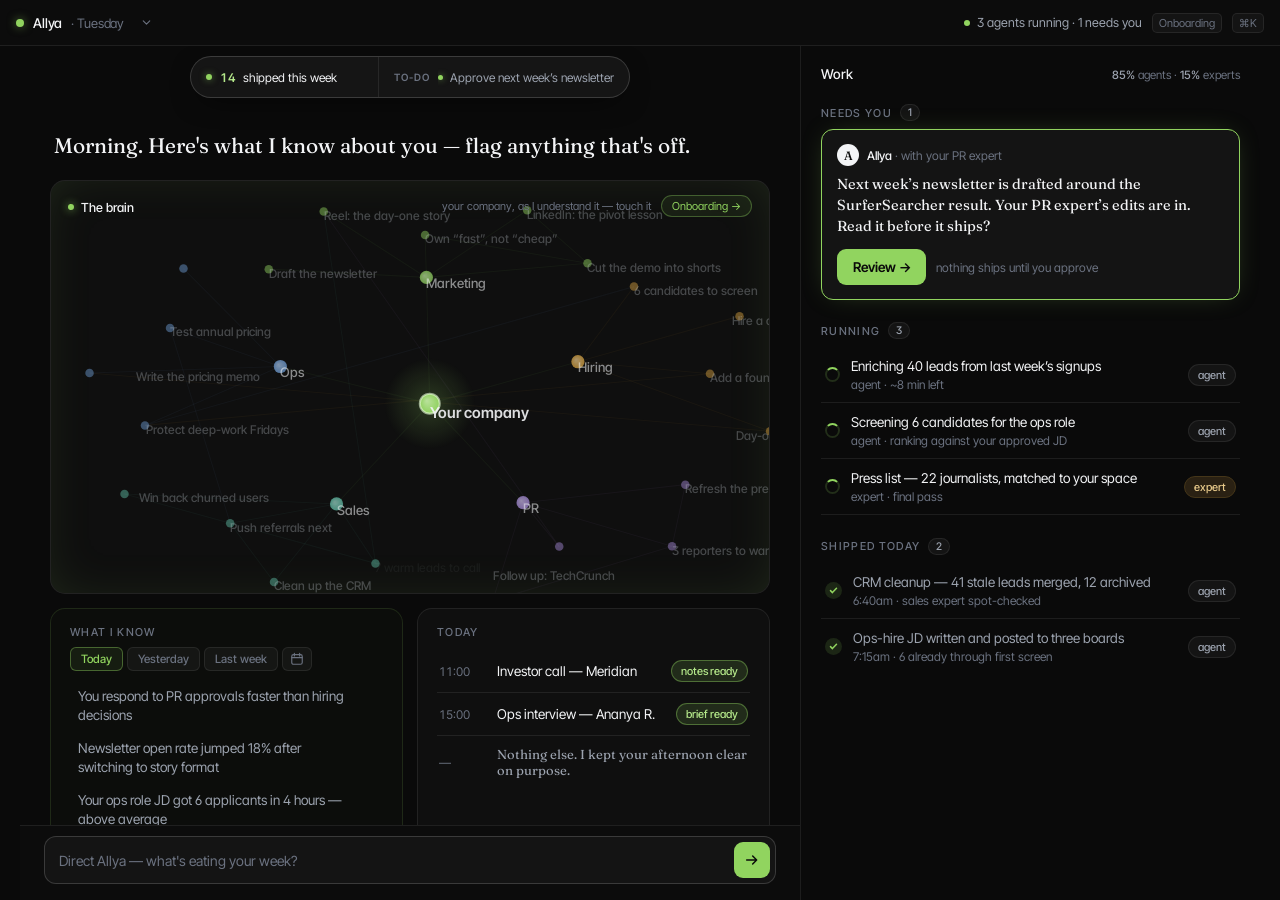
<file: index.html>
<!doctype html>
<html lang="en">
<head>
  <meta charset="utf-8" />
  <meta name="viewport" content="width=device-width, initial-scale=1, viewport-fit=cover" />
  <title>Allya — your cofounder</title>
  <meta name="description" content="Allya by Zeroto10 — an AI execution partner for early-stage founders. Agents do the work, real experts approve it." />
  <link rel="preconnect" href="https://fonts.googleapis.com" />
  <link rel="preconnect" href="https://fonts.gstatic.com" crossorigin />
  <link href="https://fonts.googleapis.com/css2?family=Fraunces:opsz,wght@9..144,380..520&family=Inter+Tight:wght@400;450;500;600&display=swap" rel="stylesheet" />
  <link rel="stylesheet" href="styles.css" />
</head>
<body>
  <div id="app">

    <header class="topbar">
      <div class="brand">
        <span class="lamp"></span> Allya <span class="date">· Tuesday</span>
        <div class="pagepick">
          <button class="pagepick-btn" id="pagePickBtn" aria-haspopup="menu" aria-expanded="false" aria-label="Go to another page">
            <svg viewBox="0 0 24 24" fill="none" aria-hidden="true"><path d="M6 9l6 6 6-6" stroke="currentColor" stroke-width="2" stroke-linecap="round" stroke-linejoin="round"/></svg>
          </button>
          <div class="pagepick-menu" id="pagePickMenu" role="menu" hidden>
            <a role="menuitem" href="index.html" class="is-here"><span class="pp-dot"></span>Workspace<span class="pp-note">where the work lives</span></a>
            <a role="menuitem" href="onboarding.html"><span class="pp-dot"></span>Onboarding<span class="pp-note">build your company brain</span></a>
            <a role="menuitem" href="login.html"><span class="pp-dot"></span>Login<span class="pp-note">the sign-in gate</span></a>
          </div>
        </div>
      </div>
      <nav class="tabs" aria-label="Panes">
        <button class="tab active" data-tab="chat">Talk</button>
        <button class="tab" data-tab="work">Work <span class="badge" id="tabBadge">·1</span></button>
      </nav>
      <div class="spacer"></div>
      <div class="status-line"><span class="pulse"></span><span id="statusText">2 agents running · 1 needs you</span></div>
      <a class="kbd" href="onboarding.html" title="Company onboarding" style="text-decoration:none">Onboarding</a>
      <button class="kbd" id="kbdHint" title="Focus the composer">⌘K</button>
    </header>

    <main class="workspace" id="workspace">

      <!-- ================= Conversation ================= -->
      <section class="pane-chat" id="paneChat" aria-label="Conversation with Allya">
        <!-- dynamic island: KPIs | running to-do ticker -->
        <div class="island-wrap">
          <div class="island" id="island" aria-label="Live status" aria-expanded="false">
            <div class="isl-row">
              <div class="isl-cell isl-kpi" id="islKpi"></div>
              <button class="isl-cell isl-todo" id="islTodo" aria-label="Expand live status"></button>
            </div>
            <!-- grows out of the pill when expanded; both panes scroll -->
            <div class="island-detail" id="islandDetail"></div>
          </div>
        </div>
        <div class="canvas" id="canvas">
          <div class="canvas-inner" id="canvasInner">
            <div id="canvasTop"></div>
            <div class="c-sec brain-box" id="brainBox">
              <div class="brain-head">
                <span class="brain-title"><span class="brain-live"></span> The brain</span>
                <span class="brain-side">
                  <span class="brain-sub">your company, as I understand it — touch it</span>
                  <a class="brain-onb" href="onboarding.html">Onboarding →</a>
                </span>
              </div>
              <canvas id="brainCanvas"></canvas>
            </div>
            <div id="canvasBottom"></div>
            <p class="canvas-hint">Click the bar below when you want to talk</p>
          </div>
        </div>
        <div class="thread-scroll" id="threadScroll">
          <div class="day-mark">Today</div>
          <div id="thread"></div>
        </div>
        <div class="composer">
          <div class="suggest" id="suggest" hidden>
            <div class="suggest-label">Things I can take off your plate</div>
            <button class="suggest-item" data-say="Draft next week’s newsletter">Draft next week’s newsletter</button>
            <button class="suggest-item" data-say="Where’s the ops hire?">Where’s the ops hire?</button>
            <button class="suggest-item" data-say="Clean up my CRM again this week">Clean up my CRM again this week</button>
          </div>
          <div class="field">
            <input id="composerInput" type="text" placeholder="Direct Allya — what's eating your week?" autocomplete="off" />
            <button class="send" id="sendBtn" aria-label="Send">
              <svg viewBox="0 0 24 24" fill="none"><path d="M4 12h15M13 6l6 6-6 6" stroke="#0a0a0a" stroke-width="2.2" stroke-linecap="round" stroke-linejoin="round"/></svg>
            </button>
          </div>
        </div>
      </section>

      <!-- ================= Work panel ================= -->
      <aside class="pane-work" aria-label="Work in motion">
        <div class="work-head">
          <h2>Work</h2>
          <span class="split-note"><b>85%</b> agents · <b>15%</b> experts</span>
        </div>
        <div id="workPanel"></div>
      </aside>

    </main>
  </div>

  <!-- ================= Approval surface ================= -->
  <div class="scrim" id="scrim"></div>
  <div class="sheet" id="sheet" role="dialog" aria-modal="true" aria-label="Review before it ships">
    <div class="grabber-zone" id="grabZone"><div class="grabber"></div></div>
    <div class="sheet-head" id="sheetHead"></div>
    <div class="sheet-body" id="sheetBody"></div>
    <div class="sheet-foot">
      <button class="ghost-btn" id="editBtn">Ask for a change</button>
      <button class="cta" id="approveBtn"><span id="approveLabel">Approve</span></button>
    </div>
  </div>

  <div class="ship-toast" id="shipped"><span class="dot"></span><span class="txt">Shipped.</span></div>

  <!-- ================= Dot page (a node's own page) ================= -->
  <div class="dot-layer" id="dotLayer" hidden>
    <div class="dot-wash" id="dotWash"></div>
    <section class="dot-sheet" id="dotSheet" role="dialog" aria-modal="true" aria-label="Node detail">
      <div class="dot-scroll" id="dotBody"></div>
    </section>
  </div>

  <script src="app.js"></script>
</body>
</html>
</file>
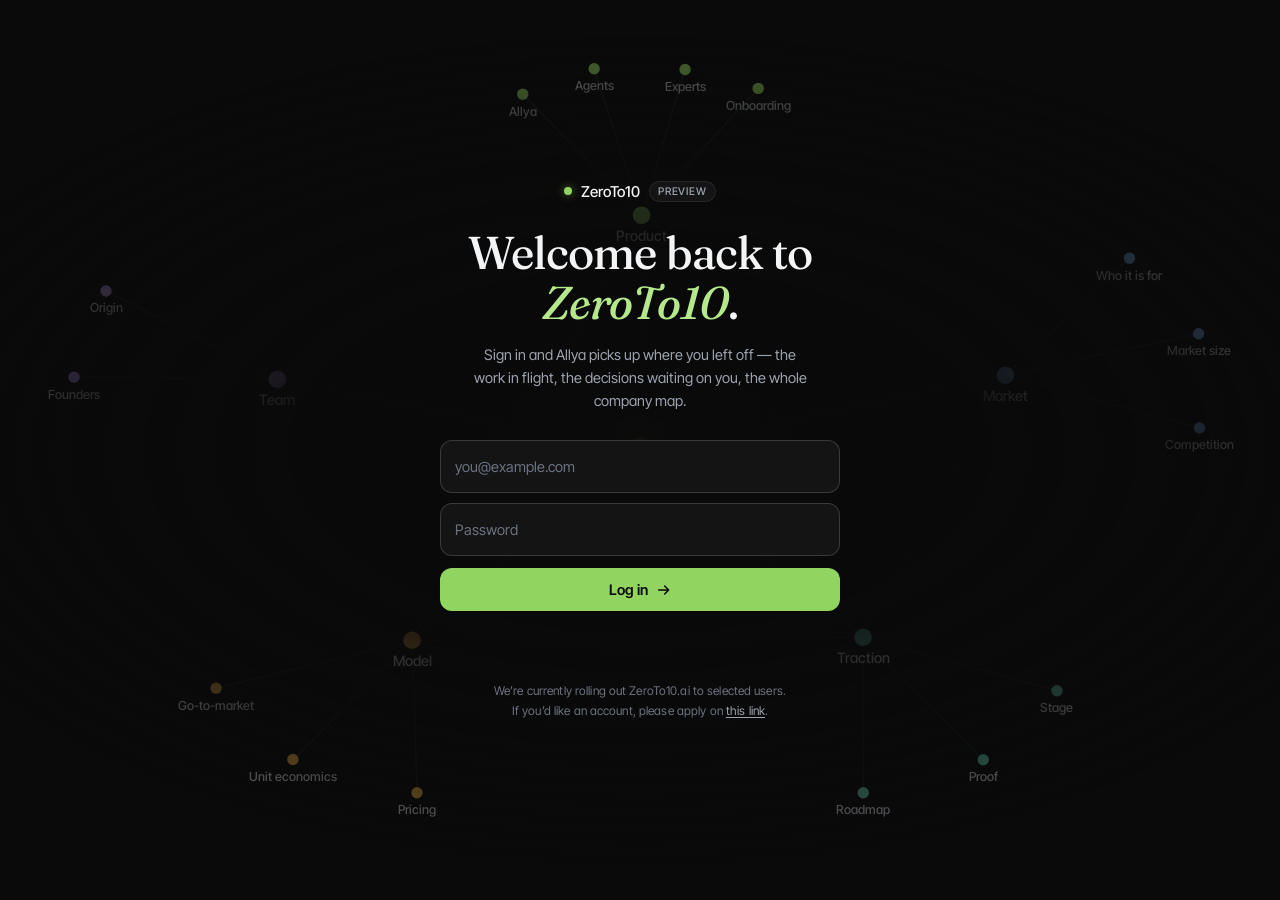
<file: login.html>
<!doctype html>
<html lang="en">
<head>
  <meta charset="utf-8" />
  <meta name="viewport" content="width=device-width, initial-scale=1, viewport-fit=cover" />
  <title>Allya — log in</title>
  <meta name="description" content="Sign in to ZeroTo10 — Allya picks up where you left off: the work in flight, the decisions waiting on you, the whole company map." />
  <link rel="preconnect" href="https://fonts.googleapis.com" />
  <link rel="preconnect" href="https://fonts.gstatic.com" crossorigin />
  <link href="https://fonts.googleapis.com/css2?family=Fraunces:opsz,wght@9..144,380..520&family=Inter+Tight:wght@400;450;500;600&display=swap" rel="stylesheet" />
  <link rel="stylesheet" href="styles.css" />
  <link rel="stylesheet" href="login.css" />
</head>
<body class="login-body">

  <!-- the brain, thinking behind everything -->
  <canvas id="brain" aria-hidden="true"></canvas>

  <main class="gate">
    <div class="gate-inner rise-in">
      <div class="mark">
        <span class="lamp"></span>
        ZeroTo10
        <span class="pill">preview</span>
      </div>

      <h1 class="gate-title">Welcome back to <em>ZeroTo10</em>.</h1>
      <p class="gate-lede">
        Sign in and Allya picks up where you left off — the work in flight, the
        decisions waiting on you, the whole company map.
      </p>

      <form class="gate-form" id="loginForm" novalidate>
        <div class="gate-stack">
          <div class="field">
            <input type="email" id="email" name="email" inputmode="email"
                   autocomplete="email" required placeholder="you@example.com" aria-label="Email" />
          </div>
          <div class="field">
            <input type="password" id="password" name="password"
                   autocomplete="current-password" required placeholder="Password" aria-label="Password" />
          </div>
        </div>

        <button class="gate-submit" type="submit" id="submitBtn">
          Log in
          <svg viewBox="0 0 24 24" fill="none" aria-hidden="true">
            <path d="M4 12h15M13 6l6 6-6 6" stroke="currentColor" stroke-width="2.2"
                  stroke-linecap="round" stroke-linejoin="round"/>
          </svg>
        </button>
      </form>

      <div class="gate-note" id="note" role="status" aria-live="polite"></div>

      <p class="gate-foot">
        We&rsquo;re currently rolling out ZeroTo10.ai to selected users.<br />
        If you&rsquo;d like an account, please apply on
        <a href="https://www.linkedin.com/in/sanshat-bhatia" target="_blank" rel="noopener noreferrer">this link</a>.
      </p>
    </div>
  </main>

  <script src="login.js"></script>
</body>
</html>
</file>
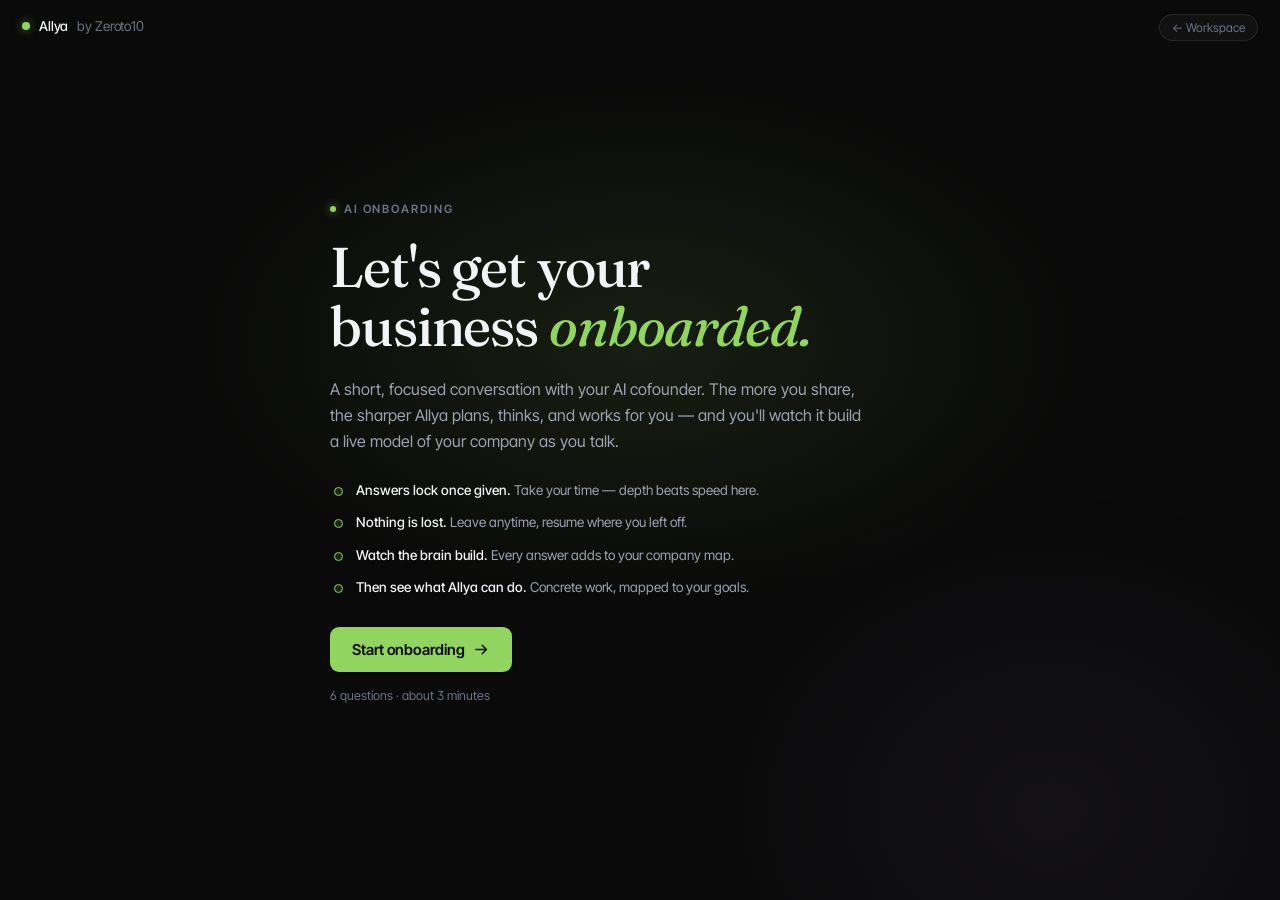
<file: onboarding.html>
<!doctype html>
<html lang="en">
<head>
  <meta charset="utf-8" />
  <meta name="viewport" content="width=device-width, initial-scale=1, viewport-fit=cover" />
  <title>Allya — onboarding</title>
  <meta name="description" content="Meet Allya — a short conversation with your AI cofounder. Watch your company brain build itself as you answer." />
  <link rel="preconnect" href="https://fonts.googleapis.com" />
  <link rel="preconnect" href="https://fonts.gstatic.com" crossorigin />
  <link href="https://fonts.googleapis.com/css2?family=Fraunces:opsz,wght@9..144,380..520&family=Inter+Tight:wght@400;450;500;600&display=swap" rel="stylesheet" />
  <link rel="stylesheet" href="styles.css" />
  <link rel="stylesheet" href="onboarding.css" />
</head>
<body class="ob-body">

  <!-- ambient lamp in the corner, everywhere -->
  <div class="ob-topbrand"><span class="lamp"></span> Allya <span class="ob-by">by Zeroto10</span></div>
  <!-- always a way back to the workspace, on every screen -->
  <a class="ob-back" href="index.html" id="obBack">← Workspace</a>

  <!-- ================= 1 · Intro ================= -->
  <section class="ob-screen ob-intro" id="screenIntro">
    <div class="ob-intro-inner">
      <div class="ob-eyebrow"><span class="ob-eyebrow-dot"></span> AI Onboarding</div>
      <h1 class="ob-title">Let's get your<br>business <span class="ob-title-accent">onboarded.</span></h1>
      <p class="ob-lede">A short, focused conversation with your AI cofounder. The more you share, the sharper Allya plans, thinks, and works for you — and you'll watch it build a live model of your company as you talk.</p>
      <ul class="ob-assure">
        <li><b>Answers lock once given.</b> Take your time — depth beats speed here.</li>
        <li><b>Nothing is lost.</b> Leave anytime, resume where you left off.</li>
        <li><b>Watch the brain build.</b> Every answer adds to your company map.</li>
        <li><b>Then see what Allya can do.</b> Concrete work, mapped to your goals.</li>
      </ul>
      <button class="cta ob-start" id="startBtn">Start onboarding
        <svg viewBox="0 0 24 24" fill="none" width="17" height="17"><path d="M4 12h15M13 6l6 6-6 6" stroke="#0a0a0a" stroke-width="2.2" stroke-linecap="round" stroke-linejoin="round"/></svg>
      </button>
      <p class="ob-meta">6 questions · about 3 minutes</p>
    </div>
  </section>

  <!-- ================= 2 · Ask (question + growing brain) ================= -->
  <section class="ob-screen ob-ask" id="screenAsk" hidden>
    <div class="ob-progress"><div class="ob-progress-bar" id="progressBar"></div></div>

    <div class="ob-ask-grid">
      <!-- left: the conversation -->
      <div class="ob-q-col">
        <div class="ob-chat-head">
          <span class="avatar">A</span>
          <span class="ob-ask-name">Allya <span class="ob-ask-role">· your cofounder</span></span>
        </div>

        <div class="ob-thread" id="obThread">
          <div id="thread"></div>
        </div>

        <div class="composer ob-composer" id="obComposer">
          <div class="ob-attachments" id="attachRow" hidden></div>
          <div class="field">
            <textarea id="composerInput" rows="1" autocomplete="off" spellcheck="true" placeholder="Your company name"></textarea>
            <button class="ob-icon" id="attachBtn" type="button" title="Attach a document" aria-label="Attach a document">
              <svg viewBox="0 0 24 24" fill="none"><path d="M21 11.5l-8.6 8.6a5 5 0 01-7.1-7.1l9-9a3.5 3.5 0 014.9 4.9l-9 9a2 2 0 01-2.8-2.8l8.1-8.1" stroke="currentColor" stroke-width="1.7" stroke-linecap="round" stroke-linejoin="round"/></svg>
            </button>
            <button class="ob-icon" id="voiceBtn" type="button" title="Answer with your voice" aria-label="Answer with your voice">
              <svg viewBox="0 0 24 24" fill="none"><rect x="9" y="2.5" width="6" height="11.5" rx="3" stroke="currentColor" stroke-width="1.7"/><path d="M5.5 11.5a6.5 6.5 0 0013 0M12 18v3.5" stroke="currentColor" stroke-width="1.7" stroke-linecap="round"/></svg>
            </button>
            <button class="send" id="sendBtn" type="button" aria-label="Send">
              <svg viewBox="0 0 24 24" fill="none"><path d="M4 12h15M13 6l6 6-6 6" stroke="#0a0a0a" stroke-width="2.2" stroke-linecap="round" stroke-linejoin="round"/></svg>
            </button>
          </div>
          <p class="ob-composer-hint" id="composerHint"><kbd>Enter</kbd> to send</p>
          <input type="file" id="fileInput" hidden multiple accept=".pdf,.doc,.docx,.txt,.md,.ppt,.pptx,.csv,.png,.jpg,.jpeg" />
        </div>
      </div>

      <!-- right: the brain, building live -->
      <div class="ob-brain-col">
        <div class="ob-brain-box" id="brainBox">
          <div class="ob-brain-head">
            <span class="ob-brain-title"><span class="brain-live"></span> The brain</span>
            <span class="ob-brain-sub" id="brainSub">building as you talk…</span>
          </div>
          <canvas id="obCanvas"></canvas>
          <div class="ob-ledger" id="ledger"></div>
        </div>
      </div>
    </div>
  </section>

  <!-- ================= 3 · Mini-Synthesis ================= -->
  <section class="ob-screen ob-synth" id="screenMiniSynth" hidden>
    <div class="ob-synth-brain" id="miniSynthBrainMount"></div>
    <div class="ob-synth-status ob-mini-synth">
      <span class="ob-synth-spark">✦</span>
      <span id="miniSynthStatus">Building your brain…</span>
    </div>
  </section>

  <!-- ================= 4 · Showcase ================= -->
  <section class="ob-screen ob-show" id="screenShow" hidden>
    <div class="ob-show-inner" id="showInner">
      <!-- rendered by JS -->
    </div>
  </section>

  <!-- ================= 5 · MCQ (mirrors the ask screen: questions left, brain right) ================= -->
  <section class="ob-screen ob-mcq" id="screenMcq" hidden>
    <div class="ob-progress"><div class="ob-progress-bar" style="width:100%"></div></div>
    <div class="ob-mcq-grid">
      <!-- left: the questions, scrolling like the conversation -->
      <div class="ob-mcq-col">
        <div class="ob-chat-head">
          <span class="avatar">A</span>
          <span class="ob-ask-name">Refine your brain <span class="ob-ask-role">· a few more details</span></span>
        </div>
        <div class="ob-mcq-scroll" id="mcqInner">
          <!-- rendered by JS -->
        </div>
        <div class="ob-mcq-foot">
          <button class="cta ob-mcq-confirm" id="mcqConfirmBtn">Confirm &amp; build your workspace
            <svg viewBox="0 0 24 24" fill="none" width="17" height="17"><path d="M4 12h15M13 6l6 6-6 6" stroke="#0a0a0a" stroke-width="2.2" stroke-linecap="round" stroke-linejoin="round"/></svg>
          </button>
        </div>
      </div>
      <!-- right: the brain fills the whole column, like the initial onboarding -->
      <div class="ob-brain-col" id="mcqBrainMount">
        <!-- the brain (id="brainBox") is moved in here so it reacts as you refine -->
      </div>
    </div>
  </section>

  <!-- ================= 6 · Full Synthesis ================= -->
  <section class="ob-screen ob-synth" id="screenSynth" hidden>
    <div class="ob-synth-brain" id="synthBrainMount"></div>
    <div class="ob-synth-status">
      <span class="ob-synth-spark">✦</span>
      <span id="synthStatus">Waking up your cofounder…</span>
    </div>
  </section>

  <script src="onboarding.js"></script>
</body>
</html>
</file>
<file: styles.css>
/* ============================================================
   Allya v2 — the cofounder workspace
   A tool that talks, not a page you read.
   Palette: zeroto10.xyz live site (landing/src/styles.css).
   Signature: Allya speaks in Fraunces serif — only in her
   bubbles. Everything else is Inter Tight interface.
   Motion: Apple springs (app.js), no scripted transitions.
   ============================================================ */

:root {
  color-scheme: dark;

  /* zeroto10.xyz palette */
  --bg: #0a0a0a;
  --surface: #141414;       /* fields, rows */
  --card: #171717;          /* bubbles, drafts */
  --raised: #1c1c1c;        /* hover / selected row */
  --panel: #111111;         /* approval peek panel */
  --fg: #f3f4f6;
  --fg-soft: #9ca3af;
  --fg-faint: #6b7280;
  --hairline: rgba(255, 255, 255, 0.08);
  --hairline-strong: rgba(255, 255, 255, 0.16);

  /* the one accent */
  --lime: #91d45f;
  --lime-glow: #b4e88a;
  --lime-dim: rgba(145, 212, 95, 0.14);
  --on-lime: #0a0a0a;

  /* human experts (the 15%) — warm amber in the dark */
  --human-bg: #2a2113;
  --human-border: #453619;
  --human-ink: #e7c98a;

  --danger: #ff4d4d;

  --serif: "Fraunces", Georgia, serif;              /* Allya's voice */
  --sans: "Inter Tight", system-ui, sans-serif;     /* the interface */

  --ease: cubic-bezier(0.4, 0, 0.2, 1);
  --dur: 200ms;
}

* { box-sizing: border-box; }

html, body {
  margin: 0; padding: 0; height: 100%;
  background: var(--bg);
  color: var(--fg);
  font-family: var(--sans);
  font-size: 15px;
  font-feature-settings: "ss01", "cv11";
  -webkit-font-smoothing: antialiased;
  -moz-osx-font-smoothing: grayscale;
  text-rendering: optimizeLegibility;
  overflow: hidden;               /* panes scroll, not the page */
}

::selection { background: var(--lime); color: var(--on-lime); }

::-webkit-scrollbar { width: 8px; height: 8px; }
::-webkit-scrollbar-track { background: transparent; }
::-webkit-scrollbar-thumb { background: rgba(255,255,255,0.08); border-radius: 4px; }
::-webkit-scrollbar-thumb:hover { background: rgba(255,255,255,0.16); }

button { font-family: inherit; color: inherit; }

:focus-visible { outline: 2px solid var(--lime); outline-offset: 2px; border-radius: 6px; }

/* ============================================================
   Shell: topbar over a two-pane split
   ============================================================ */
#app {
  position: relative; z-index: 1;
  height: 100dvh;
  display: flex; flex-direction: column;
}

.topbar {
  flex: none;
  height: 46px;
  display: flex; align-items: center; gap: 10px;
  padding: 0 16px;
  background: rgba(12, 12, 12, 0.94);
  border-bottom: 1px solid var(--hairline);
  z-index: 20;
}
.brand { display: flex; align-items: center; gap: 9px; font-size: 13.5px; font-weight: 500; letter-spacing: -0.01em; }
.lamp {
  width: 8px; height: 8px; border-radius: 50%;
  background: var(--lime);
  box-shadow: 0 0 10px rgba(145, 212, 95, 0.55);
}
.topbar .date { color: var(--fg-faint); font-weight: 400; font-size: 13px; }
.topbar .spacer { flex: 1; }

/* ---- page switcher, tucked next to the date ---- */
.pagepick { position: relative; display: flex; }
.pagepick-btn {
  appearance: none; cursor: pointer;
  display: grid; place-items: center;
  width: 20px; height: 20px; border-radius: 6px;
  background: none; border: 1px solid transparent; color: var(--fg-faint);
  transition: color var(--dur) var(--ease), background var(--dur) var(--ease), border-color var(--dur) var(--ease);
}
.pagepick-btn svg { width: 13px; height: 13px; transition: transform var(--dur) var(--ease); }
.pagepick-btn:hover { color: var(--fg-soft); background: var(--raised); border-color: var(--hairline); }
.pagepick-btn[aria-expanded="true"] { color: var(--fg); background: var(--raised); border-color: var(--hairline-strong); }
.pagepick-btn[aria-expanded="true"] svg { transform: rotate(180deg); }

.pagepick-menu {
  position: absolute; top: calc(100% + 8px); left: -8px; z-index: 40;
  min-width: 232px;
  background: var(--card); border: 1px solid var(--hairline-strong);
  border-radius: 12px; padding: 5px;
  box-shadow: 0 16px 44px -14px rgba(0,0,0,0.9);
  display: grid; gap: 2px;
  transform-origin: top left;
  animation: pagepick-in 180ms var(--ease) both;
}
.pagepick-menu[hidden] { display: none; }
@keyframes pagepick-in { from { opacity: 0; transform: translateY(-4px) scale(0.97); } to { opacity: 1; transform: none; } }
.pagepick-menu a {
  display: grid; grid-template-columns: auto 1fr; align-items: center; gap: 9px;
  padding: 8px 10px; border-radius: 8px;
  font-size: 13px; color: var(--fg); text-decoration: none;
}
.pagepick-menu a:hover { background: var(--raised); }
.pagepick-menu .pp-dot {
  width: 6px; height: 6px; border-radius: 50%; background: var(--fg-faint);
}
.pagepick-menu .is-here .pp-dot { background: var(--lime); box-shadow: 0 0 7px rgba(145,212,95,0.6); }
.pagepick-menu .pp-note {
  grid-column: 2; font-size: 11.5px; color: var(--fg-faint); margin-top: -1px;
}
.status-line { display: flex; align-items: center; gap: 7px; font-size: 12.5px; color: var(--fg-soft); }
.status-line .pulse {
  width: 6px; height: 6px; border-radius: 50%; background: var(--lime);
  animation: pulse 2.2s var(--ease) infinite;
}
@keyframes pulse { 0%,100% { opacity: 1 } 50% { opacity: 0.35 } }
.kbd {
  font-size: 11px; color: var(--fg-faint);
  border: 1px solid var(--hairline); border-radius: 5px;
  padding: 2px 6px; background: var(--surface);
  cursor: pointer;
}
.kbd:hover { color: var(--fg-soft); border-color: var(--hairline-strong); }

/* mobile tab toggle (hidden on desktop) */
.tabs { display: none; }

.workspace {
  flex: 1; min-height: 0;
  display: flex;
  width: 100%; max-width: 1240px; margin: 0 auto;
}

/* ============================================================
   Left: conversation
   ============================================================ */
.pane-chat {
  flex: 1.25; min-width: 0;
  display: flex; flex-direction: column;
}

/* ---- dynamic island: a split pill pinned to the top of the Talk pane ---- */
.island-wrap {
  flex: none;
  display: flex; justify-content: center;
  padding: 10px 24px 2px;
}
/* the pill itself. Expanding is a spring on max-width/height/radius of the
   SAME element — the way iOS's Dynamic Island grows — not a separate popup */
.island {
  display: flex; flex-direction: column;
  width: 100%; max-width: 440px;
  background: rgba(23, 23, 23, 0.92);
  border: 1px solid var(--hairline-strong);
  border-radius: 999px;
  overflow: hidden;
  box-shadow: 0 8px 30px -12px rgba(0, 0, 0, 0.9);
  transition:
    max-width 460ms var(--spring, cubic-bezier(0.2, 0.9, 0.25, 1)),
    border-radius 300ms var(--ease),
    box-shadow 300ms var(--ease);
}
.isl-row { display: flex; align-items: stretch; height: 40px; flex: none; }
.isl-cell {
  display: flex; align-items: center;
  min-width: 0; overflow: hidden;
  padding: 0 15px;
  cursor: pointer;
}

/* ---- expanded ---- */
.island.is-open {
  max-width: 560px;
  border-radius: 22px;
  box-shadow: 0 26px 70px -18px rgba(0, 0, 0, 0.95);
}
.island-detail {
  display: grid; grid-template-columns: 0.85fr 1.15fr;
  max-height: 0; opacity: 0;
  transition: max-height 460ms var(--spring, cubic-bezier(0.2, 0.9, 0.25, 1)),
              opacity 220ms var(--ease);
}
.island.is-open .island-detail {
  max-height: 340px; opacity: 1;
  border-top: 1px solid var(--hairline);
}
/* each half scrolls on its own, so the full list is reachable */
.idet-pane {
  min-width: 0; max-height: 340px; overflow-y: auto;
  padding: 12px 14px 14px;
  scrollbar-width: thin; scrollbar-color: var(--hairline-strong) transparent;
}
.idet-pane::-webkit-scrollbar { width: 8px; }
.idet-pane::-webkit-scrollbar-thumb { background: var(--hairline-strong); border-radius: 999px; border: 2px solid transparent; background-clip: content-box; }
.idet-left { border-right: 1px solid var(--hairline); }

.idet-group {
  font-size: 10px; font-weight: 600; letter-spacing: 0.09em; text-transform: uppercase;
  color: var(--fg-faint); margin: 12px 0 7px;
}
.idet-pane > .idet-group:first-child, .idet-pane > .idet-kpi:first-child { margin-top: 0; }
.idet-kpi { display: flex; align-items: baseline; gap: 7px; padding: 5px 0; font-size: 12.5px; color: var(--fg-soft); }
.idet-kpi b { font-size: 16px; font-weight: 600; color: var(--lime-glow); font-variant-numeric: tabular-nums; }
.idet-note { font-size: 11.5px; line-height: 1.5; color: var(--fg-faint); margin-bottom: 7px; }

.idet-row {
  width: 100%; appearance: none; cursor: pointer; text-align: left;
  display: grid; grid-template-columns: auto 1fr auto; align-items: start; gap: 9px;
  background: none; border: none; border-radius: 9px;
  padding: 8px 9px;
}
.idet-row:hover { background: rgba(255,255,255,0.04); }
.idet-row .td-dot { margin-top: 5px; }
.idet-copy { min-width: 0; display: grid; gap: 2px; }
.idet-t { font-size: 12.5px; line-height: 1.35; color: var(--fg); }
.idet-m { font-size: 11px; color: var(--fg-faint); }
.idet-row .pill { align-self: start; font-size: 10px; padding: 2px 7px; }
.idet-empty { font-size: 12.5px; color: var(--fg-faint); padding: 6px 0; }

/* narrow: two 145px columns squeeze the copy, so stack them and give each
   half its own shorter scroll instead */
@media (max-width: 640px) {
  .island-detail { grid-template-columns: 1fr; }
  .island.is-open .island-detail { max-height: 360px; }
  .idet-pane { max-height: 180px; }
  .idet-left { border-right: none; border-bottom: 1px solid var(--hairline); }
}

@media (prefers-reduced-motion: reduce) {
  .island, .island-detail { transition: none; }
}
.isl-kpi { flex: 0 0 43%; gap: 8px; border-right: 1px solid var(--hairline); }
.isl-kpi .isl-dot {
  flex: none; width: 6px; height: 6px; border-radius: 50%;
  background: var(--lime); box-shadow: 0 0 7px rgba(145,212,95,0.6);
}
.isl-kpi .kpi-track { position: relative; flex: 1; height: 100%; overflow: hidden; }
/* items sit side by side and the track slides left — the roll runs
   horizontally now, matching the to-do ticker beside it */
.isl-kpi .kpi-item {
  position: absolute; inset: 0;
  display: flex; align-items: center;
  font-size: 12px; color: var(--fg);
  white-space: nowrap;
  will-change: transform, opacity;
}
.isl-kpi .kpi-item b { font-weight: 600; color: var(--lime-glow); margin-right: 4px; font-variant-numeric: tabular-nums; }

.isl-todo {
  flex: 1; gap: 9px;
  appearance: none; background: none; border: none; cursor: pointer;
  text-align: left;
}
.isl-todo:hover { background: rgba(255,255,255,0.03); }
.isl-todo .todo-tag {
  flex: none; font-size: 10px; font-weight: 600;
  letter-spacing: 0.08em; text-transform: uppercase;
  color: var(--fg-faint);
}
.isl-todo .todo-track {
  position: relative; flex: 1; height: 100%; overflow: hidden;
}
.isl-todo .todo-list {
  position: absolute; left: 0; top: 0; height: 100%;
  display: flex; align-items: center; gap: 22px;
  will-change: transform;
}
/* continuous scroll runs on the compositor — no per-frame JS.
   Right-to-left travel, so the text reads as it passes. */
@keyframes todo-scroll { to { transform: translateX(var(--loop, 0px)); } }
.isl-todo .todo-item {
  flex: none;
  display: flex; align-items: center; gap: 7px;
  font-size: 12px; color: var(--fg-soft); white-space: nowrap;
}
.isl-todo .todo-item .td-dot { flex: none; width: 5px; height: 5px; border-radius: 50%; background: var(--fg-faint); }
.isl-todo .todo-item .td-dot.needs { background: var(--lime); box-shadow: 0 0 6px rgba(145,212,95,0.6); }

/* ---- home canvas layout: side-by-side decision + day, brain hero ---- */
.c-row {
  display: flex; gap: 14px; align-items: stretch;
}
.c-row > .c-sec { flex: 1; min-width: 0; margin: 0; }
.c-row > .c-sec.accent { flex: 1.08; }

/* the brain — Allya's model of the company, made touchable */
.brain-box {
  position: relative;
  padding: 0; overflow: hidden;
  /* fluid: scales to fit any screen */
  height: clamp(260px, 46vh, 480px);
  border-color: rgba(145, 212, 95, 0.16);
  background:
    radial-gradient(130% 100% at 50% 42%, rgba(145, 212, 95, 0.07), transparent 58%),
    radial-gradient(90% 120% at 88% 8%, rgba(167, 139, 218, 0.05), transparent 55%),
    radial-gradient(90% 120% at 10% 92%, rgba(95, 191, 168, 0.05), transparent 55%),
    #101210;
  box-shadow: inset 0 0 60px -20px rgba(145, 212, 95, 0.18);
}
.brain-box .brain-head {
  position: absolute; top: 14px; left: 17px; right: 17px; z-index: 2;
  display: flex; align-items: baseline; justify-content: space-between;
  pointer-events: none;
}
.brain-box .brain-title {
  display: flex; align-items: center; gap: 7px;
  font-size: 12.5px; font-weight: 500; color: var(--fg);
}
.brain-box .brain-live {
  width: 6px; height: 6px; border-radius: 50%; background: var(--lime);
  box-shadow: 0 0 8px rgba(145, 212, 95, 0.8);
  animation: pulse 2.4s var(--ease) infinite;
}
.brain-box .brain-side { display: flex; align-items: center; gap: 10px; }
.brain-box .brain-sub { font-size: 11px; color: var(--fg-faint); }
.brain-box .brain-onb {
  pointer-events: auto;
  font-size: 11px; color: var(--lime); text-decoration: none;
  border: 1px solid rgba(145, 212, 95, 0.35); border-radius: 999px;
  padding: 3px 10px; background: rgba(145, 212, 95, 0.08);
  transition: background 0.2s var(--ease), border-color 0.2s var(--ease);
}
.brain-box .brain-onb:hover { background: rgba(145, 212, 95, 0.16); border-color: rgba(145, 212, 95, 0.6); }
.brain-box canvas {
  display: block; width: 100%; height: 100%;
  touch-action: none; cursor: grab;
}
.brain-box canvas:active { cursor: grabbing; }
.thread-scroll {
  flex: 1; min-height: 0;
  overflow-y: auto;
  padding: 20px 24px 12px;
}

/* ---- home canvas: what you see until you engage the chat ---- */
.pane-chat:not(.engaged) .thread-scroll { display: none; }
.pane-chat.engaged .canvas { display: none; }

.canvas {
  flex: 1; min-height: 0;
  display: flex;
  overflow-y: auto;
  padding: 20px 24px;
  will-change: transform, opacity;
}
.canvas-inner {
  margin: auto; width: 100%; max-width: 720px; padding: 10px 0;
  display: flex; flex-direction: column; gap: 14px;
}
.canvas-greet {
  font-family: var(--serif); font-optical-sizing: auto; font-weight: 430;
  font-size: 21px; line-height: 1.45; color: var(--fg);
  margin: 0 0 6px; padding: 0 4px;
  text-wrap: balance;
}
/* each layer lives in its own quiet box */
.c-sec {
  margin: 0;
  background: rgba(255, 255, 255, 0.022);
  border: 1px solid var(--hairline);
  border-radius: 15px;
  padding: 16px 19px 17px;
}
.c-sec .group-label { margin: 0 0 11px; }
/* the one accented box — the decision */
.c-sec.accent {
  background: rgba(145, 212, 95, 0.035);
  border-color: rgba(145, 212, 95, 0.5);
  box-shadow: 0 0 32px -14px rgba(145, 212, 95, 0.4);
}
.c-sec.accent .approval-card {
  background: transparent; border: none; border-radius: 0;
  padding: 0; box-shadow: none;
}
.c-sec.accent .approval-card:hover { box-shadow: none; }
.c-handled {
  font-family: var(--serif); font-size: 14.5px; color: var(--fg-soft);
  margin: 0; line-height: 1.5;
}
.c-card-act { display: flex; align-items: center; gap: 10px; }
.c-later {
  appearance: none; background: none; border: none; cursor: pointer;
  font-size: 12.5px; font-weight: 500; color: var(--fg-faint);
  padding: 8px 4px;
}
.c-later:hover { color: var(--fg-soft); }
.c-waiting { font-size: 12.5px; color: var(--fg-faint); margin: 0; }
.c-waiting button {
  appearance: none; background: none; border: none; cursor: pointer;
  font-size: 12.5px; font-weight: 500; color: var(--lime-glow); padding: 0;
}
.c-waiting button:hover { text-decoration: underline; }

/* knowledge feed */
.c-sec.learnt {
  background: rgba(145, 212, 95, 0.02);
  border-color: rgba(145, 212, 95, 0.14);
  display: flex; flex-direction: column;
}
.kf-header {
  display: flex; align-items: center; justify-content: space-between;
  flex-wrap: wrap; gap: 8px 10px;
  margin-bottom: 10px;
}
/* the label never wraps to "WHAT / I / KNOW"; if the tabs don't fit beside
   it they drop to their own full-width line instead of pushing the
   calendar button out of the card */
.kf-header .group-label { margin: 0; white-space: nowrap; flex: none; }
.kf-tabs {
  display: flex; gap: 4px; align-items: center; flex-wrap: wrap;
}
.kf-tab {
  appearance: none; background: rgba(255,255,255,0.04);
  border: 1px solid var(--hairline); border-radius: 6px;
  padding: 4px 10px; font-size: 11.5px; font-weight: 500;
  color: var(--fg-faint); cursor: pointer; transition: all 0.15s;
}
.kf-tab:hover { color: var(--fg-soft); border-color: rgba(255,255,255,0.12); }
.kf-tab.active {
  color: var(--lime); border-color: rgba(145, 212, 95, 0.4);
  background: rgba(145, 212, 95, 0.08);
}
.kf-tab-cal { padding: 4px 7px; display: flex; align-items: center; }
.kf-cal-icon { width: 14px; height: 14px; display: block; }
.kf-cal-picker {
  margin-bottom: 10px;
}
.kf-date-input {
  font-size: 12.5px; color: var(--fg); background: rgba(255,255,255,0.04);
  border: 1px solid var(--hairline); border-radius: 6px;
  padding: 5px 10px; outline: none; width: 100%;
  color-scheme: dark;
}
.kf-date-input:focus { border-color: rgba(145, 212, 95, 0.4); }
.kf-feed {
  display: flex; flex-direction: column; gap: 2px;
  max-height: 164px; overflow-y: auto;
  scrollbar-width: thin;
  scrollbar-color: rgba(145, 212, 95, 0.2) transparent;
}
.kf-feed::-webkit-scrollbar { width: 4px; }
.kf-feed::-webkit-scrollbar-track { background: transparent; }
.kf-feed::-webkit-scrollbar-thumb { background: rgba(145, 212, 95, 0.2); border-radius: 4px; }
.kf-feed::-webkit-scrollbar-thumb:hover { background: rgba(145, 212, 95, 0.35); }
.kf-empty {
  font-size: 13px; color: var(--fg-faint); margin: 0; padding: 8px 0;
  font-style: italic;
}
.kf-row {
  display: flex; align-items: center; gap: 8px;
  padding: 6px 8px; border-radius: 8px;
  transition: background 0.15s; flex-shrink: 0;
}
.kf-row:hover { background: rgba(255,255,255,0.03); }
.kf-text {
  flex: 1; font-size: 13.5px; color: var(--fg-soft); line-height: 1.4;
}
.kf-flag {
  appearance: none; background: none; border: none; cursor: pointer;
  padding: 4px; border-radius: 6px; opacity: 0; transition: opacity 0.15s;
  color: var(--fg-faint); flex-shrink: 0;
}
.kf-row:hover .kf-flag { opacity: 1; }
.kf-flag:hover { color: #e7c98a; }
.kf-flag-icon { width: 14px; height: 14px; display: block; }

/* mismatch — Allya flagged it */
.kf-row.kf-mismatch {
  background: rgba(231, 201, 138, 0.06);
  border-left: 2px solid rgba(231, 201, 138, 0.5);
  padding-left: 10px;
}
.kf-row.kf-mismatch .kf-flag { opacity: 1; color: #e7c98a; }

/* user flagged */
.kf-row.kf-flagged { opacity: 0.6; }
.kf-row.kf-flagged .kf-flag { opacity: 1; color: #e7c98a; }

/* correction input */
.kf-correct {
  display: flex; gap: 6px; padding: 2px 8px 6px 28px; flex-shrink: 0;
}
.kf-input {
  flex: 1; font-size: 12.5px; color: var(--fg);
  background: rgba(255,255,255,0.04); border: 1px solid var(--hairline);
  border-radius: 6px; padding: 5px 10px; outline: none;
}
.kf-input:focus { border-color: rgba(145, 212, 95, 0.4); }
.kf-save {
  appearance: none; font-size: 11.5px; font-weight: 600;
  color: var(--lime); background: rgba(145, 212, 95, 0.1);
  border: 1px solid rgba(145, 212, 95, 0.3); border-radius: 6px;
  padding: 4px 10px; cursor: pointer;
}
.kf-save:hover { background: rgba(145, 212, 95, 0.18); }

/* day strip */
.day-row {
  display: flex; align-items: center; gap: 12px;
  padding: 10px 2px;
  border-bottom: 1px solid var(--hairline);
}
.day-row:first-of-type { padding-top: 2px; }
.day-row:last-child { border-bottom: none; }
.day-row .dr-time { flex: none; width: 46px; font-size: 12px; color: var(--fg-faint); font-variant-numeric: tabular-nums; }
.day-row .dr-what { flex: 1; min-width: 0; font-size: 13.5px; color: var(--fg); }
.day-row .dr-what.quiet { font-family: var(--serif); color: var(--fg-soft); font-size: 13px; }
.pill.ready { color: var(--lime-glow); background: var(--lime-dim); border-color: rgba(145,212,95,0.4); }

.canvas-hint { font-size: 12px; color: var(--fg-faint); margin: 8px 0 0; text-align: center; }
.day-mark { text-align: center; font-size: 11.5px; color: var(--fg-faint); letter-spacing: 0.05em; margin: 4px 0 16px; }

.msg { display: flex; margin-top: 10px; }
.msg.change { margin-top: 22px; }
.msg.from-you { justify-content: flex-end; }
.msg-block { max-width: 82%; }
.speaker { font-size: 11.5px; font-weight: 500; color: var(--fg-faint); margin: 0 2px 5px; }
.speaker .human-tag { color: var(--human-ink); opacity: 0.85; }

.bubble {
  padding: 11px 15px;
  border-radius: 14px;
  line-height: 1.5;
  will-change: transform, opacity;
}
/* Allya — the serif voice, card surface */
.bubble.allya {
  font-family: var(--serif); font-optical-sizing: auto; font-weight: 420;
  font-size: 16px;
  background: var(--card);
  border: 1px solid var(--hairline);
  border-bottom-left-radius: 5px;
  color: var(--fg);
}
/* human expert — warm amber, still serif (a person speaking) */
.bubble.human {
  font-family: var(--serif); font-weight: 420; font-size: 15.5px;
  background: var(--human-bg);
  border: 1px solid var(--human-border);
  border-bottom-left-radius: 5px;
  color: var(--human-ink);
}
/* you — light fill, sans (you are the interface's operator) */
.bubble.you {
  font-family: var(--sans); font-size: 14px; font-weight: 450;
  background: var(--fg);
  color: var(--bg);
  border-bottom-right-radius: 5px;
}

.typing { display: inline-flex; gap: 5px; padding: 14px 16px; }
.typing i {
  width: 6px; height: 6px; border-radius: 50%; background: var(--fg-faint);
  animation: bob 1.2s var(--ease) infinite;
}
.typing i:nth-child(2) { animation-delay: 0.15s; }
.typing i:nth-child(3) { animation-delay: 0.3s; }
@keyframes bob { 0%,60%,100% { transform: translateY(0); opacity:.5 } 30% { transform: translateY(-4px); opacity:1 } }

.chips { display: flex; flex-wrap: wrap; gap: 8px; margin: 14px 2px 4px; justify-content: flex-end; }
.chip {
  appearance: none; cursor: pointer;
  font-family: var(--sans); font-size: 13px; font-weight: 500;
  color: var(--fg);
  background: transparent;
  border: 1px solid var(--hairline-strong);
  border-radius: 999px;
  padding: 8px 14px;
  touch-action: manipulation;
  will-change: transform;
  transition: background var(--dur) var(--ease), border-color var(--dur) var(--ease);
}
.chip:hover { background: var(--raised); }
.chip.selected { background: var(--lime-dim); border-color: var(--lime); color: var(--lime-glow); }

/* composer — part of the chat pane, not floating over it */
.composer {
  flex: none;
  position: relative;
  padding: 10px 24px 16px;
  border-top: 1px solid var(--hairline);
  background: rgba(12,12,12,0.94);
}

/* pops up from the field when it gains focus (anchored to its source) */
.suggest {
  position: absolute;
  left: 24px; right: 24px;
  bottom: calc(100% + 2px);
  background: var(--card);
  border: 1px solid var(--hairline-strong);
  border-radius: 13px;
  padding: 10px 8px 8px;
  transform-origin: bottom center;
  will-change: transform, opacity;
  box-shadow: 0 -12px 40px -18px rgba(0,0,0,0.8);
  z-index: 5;
}
.suggest-label {
  font-size: 11px; font-weight: 500;
  letter-spacing: 0.1em; text-transform: uppercase;
  color: var(--fg-faint);
  padding: 0 10px 7px;
}
.suggest-item {
  display: block; width: 100%; text-align: left;
  appearance: none; background: none; border: none; cursor: pointer;
  font-family: var(--serif); font-optical-sizing: auto; font-weight: 420;
  font-size: 14.5px; color: var(--fg);
  border-radius: 8px;
  padding: 9px 10px;
  transition: background var(--dur) var(--ease);
}
.suggest-item:hover { background: var(--raised); color: var(--lime-glow); }
.composer .field {
  display: flex; align-items: center; gap: 10px;
  background: var(--surface);
  border: 1px solid var(--hairline-strong);
  border-radius: 12px;
  padding: 5px 5px 5px 14px;
  transition: border-color var(--dur) var(--ease);
}
.composer .field:focus-within { border-color: var(--lime); }
.composer input {
  flex: 1; border: none; outline: none; background: transparent;
  font-family: var(--sans); font-size: 14px; color: var(--fg);
  padding: 9px 0;
}
.composer input::placeholder { color: var(--fg-faint); }
.send {
  flex: none; width: 36px; height: 36px; border-radius: 9px;
  border: none; cursor: pointer; background: var(--lime);
  display: grid; place-items: center;
  will-change: transform; touch-action: manipulation;
}
.send:hover { background: var(--lime-glow); }
.send svg { width: 16px; height: 16px; }

/* ============================================================
   Right: the work panel — the reason this is a tool
   ============================================================ */
.pane-work {
  flex: 1; min-width: 0; max-width: 460px;
  border-left: 1px solid var(--hairline);
  overflow-y: auto;
  padding: 20px 20px 28px;
}
.work-head { display: flex; align-items: baseline; justify-content: space-between; margin-bottom: 4px; }
.work-head h2 { font-size: 13.5px; font-weight: 500; margin: 0; letter-spacing: -0.01em; }
.work-head .split-note { font-size: 11.5px; color: var(--fg-faint); }
.work-head .split-note b { color: var(--fg-soft); font-weight: 500; }

.group-label {
  font-size: 11px; font-weight: 500;
  letter-spacing: 0.12em; text-transform: uppercase;
  color: var(--fg-faint);
  margin: 22px 0 8px;
  display: flex; align-items: center; gap: 8px;
}
.group-label .count {
  font-size: 10.5px; letter-spacing: 0;
  background: var(--surface); border: 1px solid var(--hairline);
  border-radius: 999px; padding: 1px 7px; color: var(--fg-soft);
}

/* Needs you — the one lime-lit card */
.approval-card {
  background: var(--surface);
  border: 1px solid var(--lime);
  border-radius: 12px;
  padding: 14px 15px;
  cursor: pointer;
  will-change: transform;
  touch-action: manipulation;
  box-shadow: 0 0 28px -10px rgba(145, 212, 95, 0.35);
  transition: box-shadow var(--dur) var(--ease);
}
.approval-card:hover { box-shadow: 0 0 36px -8px rgba(145, 212, 95, 0.5); }
.approval-card .who { display: flex; align-items: center; gap: 8px; margin-bottom: 8px; }
.avatar {
  width: 22px; height: 22px; border-radius: 50%; flex: none;
  background: var(--fg); color: var(--bg);
  display: grid; place-items: center;
  font-family: var(--serif); font-size: 12px; font-weight: 500;
}
.avatar.human { background: var(--human-bg); color: var(--human-ink); border: 1px solid var(--human-border); }
.approval-card .name { font-size: 12px; font-weight: 500; }
.approval-card .name .role { color: var(--fg-faint); font-weight: 400; }
.approval-card .say {
  font-family: var(--serif); font-weight: 420;
  font-size: 14.5px; line-height: 1.45; color: var(--fg);
  margin: 0 0 12px;
}
.approval-card .act { display: flex; align-items: center; gap: 10px; }
.approval-card .act .hint { font-size: 12px; color: var(--fg-faint); }

/* dense work rows */
.work-row {
  display: flex; align-items: center; gap: 11px;
  padding: 10px 4px;
  border-bottom: 1px solid var(--hairline);
  will-change: transform, opacity;
}
.work-row:last-child { border-bottom: none; }
.work-row .w-copy { flex: 1; min-width: 0; }
.work-row .t { font-size: 13.5px; color: var(--fg); line-height: 1.35; }
.work-row .s { font-size: 12px; color: var(--fg-faint); margin-top: 2px; }
.work-row.shipped .t { color: var(--fg-soft); }

.spinner {
  flex: none; width: 15px; height: 15px; border-radius: 50%;
  border: 2px solid rgba(145,212,95,0.18); border-top-color: var(--lime);
  animation: spin 0.9s linear infinite;
}
@keyframes spin { to { transform: rotate(360deg) } }
.tick {
  flex: none; width: 17px; height: 17px; border-radius: 50%;
  background: var(--lime-dim);
  display: grid; place-items: center;
}
.tick svg { width: 9px; height: 9px; }

/* origin pills — the honest 85/15 seam */
.pill {
  flex: none; font-size: 11px; font-weight: 500;
  border-radius: 999px; padding: 3px 9px;
  border: 1px solid var(--hairline);
  color: var(--fg-soft); background: var(--surface);
}
.pill.expert { color: var(--human-ink); background: var(--human-bg); border-color: var(--human-border); }
.pill.review { color: var(--lime-glow); background: var(--lime-dim); border-color: rgba(145,212,95,0.4); }

/* ============================================================
   Buttons
   ============================================================ */
.cta {
  appearance: none; border: none; cursor: pointer;
  display: inline-flex; align-items: center; justify-content: center; gap: 8px;
  font-family: var(--sans); font-size: 13.5px; font-weight: 600; letter-spacing: -0.005em;
  color: var(--on-lime);
  background: var(--lime);
  border-radius: 9px;
  padding: 10px 16px;
  white-space: nowrap;
  touch-action: manipulation;
  will-change: transform;
}
.cta:hover { background: var(--lime-glow); }
.ghost-btn {
  appearance: none; background: none; cursor: pointer;
  border: 1px solid var(--hairline-strong); border-radius: 9px;
  font-size: 13px; font-weight: 500; color: var(--fg-soft);
  padding: 10px 14px; white-space: nowrap;
  transition: color var(--dur) var(--ease), background var(--dur) var(--ease);
}
.ghost-btn:hover { color: var(--fg); background: var(--raised); }

/* ============================================================
   Approval surface — desktop: right peek panel; mobile: bottom sheet
   ============================================================ */
.scrim {
  position: fixed; inset: 0; z-index: 40;
  background: rgba(0, 0, 0, 0.5);
  opacity: 0; pointer-events: none;
  will-change: opacity;
}
.scrim.live { pointer-events: auto; }

.sheet {
  position: fixed; z-index: 41;
  background: var(--panel);
  display: flex; flex-direction: column;
  overflow: hidden;
  will-change: transform;
  touch-action: none;
  /* desktop: right peek panel */
  top: 0; right: 0; bottom: 0;
  width: min(460px, 92vw);
  border-left: 1px solid var(--hairline);
  transform: translateX(105%);
}
.grabber-zone { flex: none; cursor: grab; display: grid; place-items: center; }
.grabber-zone:active { cursor: grabbing; }
.grabber { background: var(--hairline-strong); border-radius: 999px; }
/* desktop grabber: vertical bar on the left edge feel — use a top handle row instead */
.sheet .grabber-zone { padding: 10px 0 4px; }
.sheet .grabber { width: 38px; height: 4px; }

.sheet-head { padding: 6px 22px 14px; flex: none; display: flex; align-items: flex-start; gap: 11px; border-bottom: 1px solid var(--hairline); }
.sheet-head .avatar { margin-top: 2px; }
.sheet-head .who { font-size: 12px; font-weight: 500; }
.sheet-head .who .role { color: var(--fg-faint); font-weight: 400; }
.sheet-head .line {
  font-family: var(--serif); font-weight: 420;
  font-size: 16px; line-height: 1.4; margin-top: 4px; color: var(--fg);
}
.sheet-body { flex: 1; min-height: 0; overflow-y: auto; padding: 14px 22px 20px; -webkit-overflow-scrolling: touch; }

.draft {
  background: var(--card); border: 1px solid var(--hairline);
  border-radius: 11px; padding: 13px 15px; margin-bottom: 10px;
}
.draft .kicker { font-size: 10.5px; font-weight: 500; letter-spacing: 0.09em; color: var(--fg-faint); text-transform: uppercase; }
.draft h4 { font-family: var(--serif); font-weight: 480; font-size: 15.5px; margin: 6px 0 5px; letter-spacing: -0.005em; color: var(--fg); }
.draft p { margin: 0; font-size: 13px; line-height: 1.55; color: var(--fg-soft); }
.draft .tags { display: flex; gap: 6px; margin-top: 10px; flex-wrap: wrap; }
.draft .tag {
  font-size: 11px; color: var(--lime-glow);
  background: var(--lime-dim); border-radius: 999px; padding: 3px 9px;
}
.sheet-note { font-family: var(--serif); font-size: 13.5px; color: var(--fg-soft); margin: 14px 0 0; line-height: 1.55; }
.undo-note { font-size: 12px; color: var(--fg-faint); margin: 12px 2px 0; line-height: 1.5; }

/* ---- provenance trail: who touched this, in order ---- */
.trail {
  border: 1px solid var(--hairline);
  border-radius: 11px;
  padding: 4px 14px;
  margin-bottom: 12px;
  background: rgba(255,255,255,0.015);
}
.trail-row {
  display: flex; align-items: center; gap: 10px;
  padding: 9px 0;
  border-bottom: 1px solid var(--hairline);
  font-size: 12.5px; color: var(--fg-soft);
}
.trail .trail-row:last-of-type { border-bottom: none; }
.trail-row.now { color: var(--fg); }
.t-dot {
  flex: none; width: 20px; height: 20px; border-radius: 50%;
  display: grid; place-items: center;
}
.t-dot.agent { background: var(--raised); border: 1px solid var(--hairline-strong); }
.t-dot.agent::after { content: ""; width: 6px; height: 6px; border-radius: 2px; background: var(--fg-soft); }
.t-dot.expert { background: var(--human-bg); border: 1px solid var(--human-border); }
.t-dot.you { background: var(--lime-dim); border: 1px solid var(--lime); }
.t-dot.you::after { content: ""; width: 6px; height: 6px; border-radius: 50%; background: var(--lime); }
.t-txt { flex: 1; min-width: 0; }
.t-time { flex: none; font-size: 11px; color: var(--fg-faint); font-variant-numeric: tabular-nums; }
.trail-toggle {
  appearance: none; background: none; border: none; cursor: pointer;
  font-size: 11.5px; font-weight: 500; color: var(--lime-glow);
  padding: 2px 4px; white-space: nowrap;
}
.trail-toggle:hover { text-decoration: underline; }
.trail-diff { padding: 6px 0 10px; }
.d-pair { margin-top: 8px; }
.d-old {
  font-size: 12px; color: var(--fg-faint);
  text-decoration: line-through;
  text-decoration-color: rgba(255,77,77,0.5);
  padding: 3px 8px; border-left: 2px solid rgba(255,77,77,0.35);
}
.d-new {
  font-size: 12px; color: var(--lime-glow);
  padding: 3px 8px; border-left: 2px solid var(--lime);
  margin-top: 2px;
}

/* undo link on a freshly shipped row */
.row-undo {
  appearance: none; background: none; border: none; cursor: pointer;
  font-size: 12px; font-weight: 500; color: var(--lime-glow);
  padding: 0;
}
.row-undo:hover { text-decoration: underline; }

.sheet-foot {
  flex: none; padding: 13px 22px calc(15px + env(safe-area-inset-bottom));
  border-top: 1px solid var(--hairline);
  background: rgba(12,12,12,0.94);
  display: flex; align-items: center; gap: 10px;
}
.sheet-foot .cta { flex: 1; }

/* shipped toast — its own class, NOT a bare `.shipped`: work rows carry
   `work-row shipped` for their status, and a bare selector pinned every
   shipped row to the bottom of the screen as a floating pill */
.ship-toast {
  position: fixed; left: 50%; bottom: 26px; z-index: 60;
  transform: translate(-50%, 24px);
  opacity: 0;
  background: var(--card); color: var(--fg);
  border: 1px solid var(--hairline-strong);
  font-size: 13px; font-weight: 500;
  padding: 11px 16px; border-radius: 999px;
  display: flex; align-items: center; gap: 9px;
  pointer-events: none; will-change: transform, opacity;
}
.ship-toast .dot { width: 7px; height: 7px; border-radius: 50%; background: var(--lime); box-shadow: 0 0 8px rgba(145,212,95,0.6); }

/* ============================================================
   Mobile: tabs + bottom sheet
   ============================================================ */
@media (max-width: 899px) {
  .tabs {
    display: flex; gap: 2px;
    background: var(--surface);
    border: 1px solid var(--hairline);
    border-radius: 9px; padding: 2px;
  }
  .tab {
    appearance: none; border: none; background: transparent; cursor: pointer;
    font-size: 12.5px; font-weight: 500; color: var(--fg-soft);
    border-radius: 7px; padding: 5px 12px;
    touch-action: manipulation;
  }
  .tab.active { background: var(--raised); color: var(--fg); }
  .tab .badge { color: var(--lime); }

  .status-line, .kbd { display: none; }
  .brain-box .brain-sub { display: none; }   /* the Onboarding pill keeps the row */

  .workspace { position: relative; }
  .pane-work {
    display: none;
    max-width: none; border-left: none;
    padding: 16px 18px 28px;
  }
  .workspace.show-work .pane-work { display: block; flex: 1; }
  .workspace.show-work .pane-chat { display: none; }

  .thread-scroll { padding: 16px 18px 10px; }
  .composer { padding: 10px 16px 14px; }
  .msg-block { max-width: 88%; }

  .island-wrap { padding: 8px 16px 2px; }
  .island { max-width: none; }
  /* stack the decision + day when the pane is narrow */
  .c-row { flex-direction: column; }
  .c-row > .c-sec.accent { flex: 1; }
  .canvas { padding: 16px 18px; }

  /* approval becomes a bottom sheet */
  .sheet {
    top: auto; left: 0; right: 0; bottom: 0;
    width: auto; max-height: 90dvh;
    border-left: none; border-top: 1px solid var(--hairline);
    border-radius: 18px 18px 0 0;
    transform: translateY(105%);
  }
}

/* ============================================================
   Accessibility
   ============================================================ */
@media (prefers-reduced-motion: reduce) {
  .typing i, .spinner, .status-line .pulse { animation: none !important; }
  * { transition-duration: 0.01ms !important; }
}
/* ============================================================
   Dot pages — tap a node, the page floods with its colour and the
   node's page grows out of the node itself. --dot is set per node.
   ============================================================ */
.dot-layer {
  --dot: var(--lime);
  /* above the approval sheet (41), below the "Shipped." toast (60) */
  position: fixed; inset: 0; z-index: 50;
  display: flex; align-items: flex-end; justify-content: center;
}
.dot-layer[hidden] { display: none; }

/* the wash: the page taking the dot's colour */
.dot-wash {
  position: absolute; inset: 0;
  background:
    radial-gradient(120% 80% at 50% 100%, color-mix(in srgb, var(--dot) 34%, transparent) 0%, transparent 62%),
    color-mix(in srgb, var(--dot) 12%, #050505);
  opacity: 0;
  transition: opacity 0.5s var(--ease);
}
.dot-layer.is-open .dot-wash { opacity: 1; }

.dot-sheet {
  position: relative;
  width: 100%; max-width: 560px;
  max-height: 84vh;
  margin: 0 16px;
  background: color-mix(in srgb, var(--dot) 7%, #0e0e0e);
  border: 1px solid color-mix(in srgb, var(--dot) 34%, transparent);
  border-bottom: none;
  border-radius: 22px 22px 0 0;
  box-shadow: 0 -30px 90px -20px color-mix(in srgb, var(--dot) 40%, transparent),
              0 -2px 0 color-mix(in srgb, var(--dot) 22%, transparent);
  /* grows out of the tapped node: --ox/--oy is where that dot sits */
  transform-origin: var(--ox, 50%) var(--oy, 100%);
  transform: translateY(26px) scale(0.9);
  opacity: 0;
  transition: transform 0.52s var(--spring, cubic-bezier(0.2, 0.9, 0.25, 1)), opacity 0.32s var(--ease);
}
.dot-layer.is-open .dot-sheet { transform: translateY(0) scale(1); opacity: 1; }
.dot-sheet.re { animation: dot-reflash 0.4s var(--ease); }
@keyframes dot-reflash {
  0% { transform: scale(0.985); } 60% { transform: scale(1.006); } 100% { transform: scale(1); }
}

.dot-scroll { overflow-y: auto; max-height: 84vh; padding: 18px 22px 26px; }

.dot-head { display: flex; align-items: center; justify-content: space-between; gap: 12px; }
.dot-back {
  appearance: none; cursor: pointer;
  background: color-mix(in srgb, var(--dot) 14%, transparent);
  border: 1px solid color-mix(in srgb, var(--dot) 30%, transparent);
  color: color-mix(in srgb, var(--dot) 60%, #ffffff);
  border-radius: 999px; padding: 5px 12px; font-size: 12px;
}
.dot-back:hover { background: color-mix(in srgb, var(--dot) 22%, transparent); }
.dot-crumb { font-size: 11px; letter-spacing: 0.04em; text-transform: uppercase; color: var(--fg-faint); }

.dot-title {
  font-family: var(--serif); font-weight: 500;
  font-size: clamp(26px, 6vw, 38px); line-height: 1.1;
  margin: 14px 0 0; color: var(--fg);
}
.dot-blurb { margin: 10px 0 0; font-size: 14px; line-height: 1.55; color: var(--fg-soft); max-width: 46ch; }

.dot-sec {
  margin: 24px 0 10px; font-size: 11px; letter-spacing: 0.09em;
  text-transform: uppercase; color: var(--fg-faint);
}

.dot-thoughts { display: flex; flex-wrap: wrap; gap: 7px; }
.dot-thought {
  appearance: none; cursor: pointer;
  display: inline-flex; align-items: center; gap: 8px;
  background: rgba(255,255,255,0.04);
  border: 1px solid var(--hairline);
  color: var(--fg); border-radius: 999px;
  padding: 7px 13px; font-size: 12.5px;
  transition: background 0.2s var(--ease), border-color 0.2s var(--ease), transform 0.2s var(--ease);
}
.dot-thought:hover {
  background: color-mix(in srgb, var(--dot) 16%, transparent);
  border-color: color-mix(in srgb, var(--dot) 44%, transparent);
  transform: translateY(-1px);
}
.dot-bullet {
  width: 6px; height: 6px; border-radius: 50%; background: var(--dot);
  box-shadow: 0 0 8px color-mix(in srgb, var(--dot) 70%, transparent);
}

.dot-work {
  display: flex; gap: 11px; align-items: flex-start;
  padding: 11px 0; border-top: 1px solid var(--hairline);
}
.dot-work-copy .t { font-size: 13.5px; line-height: 1.45; color: var(--fg); }
.dot-work-copy .m { font-size: 11.5px; color: var(--fg-faint); margin-top: 3px; }
.dot-status {
  flex: none; margin-top: 2px;
  font-size: 10.5px; letter-spacing: 0.03em;
  border-radius: 999px; padding: 3px 8px;
  border: 1px solid var(--hairline-strong); color: var(--fg-soft);
  white-space: nowrap;
}
.dot-status.s-needs-you { color: var(--human-ink); border-color: var(--human-border); background: var(--human-bg); }
.dot-status.s-running { color: var(--dot); border-color: color-mix(in srgb, var(--dot) 40%, transparent); }
.dot-status.s-shipped { color: var(--fg-faint); }
.dot-empty { font-size: 13px; color: var(--fg-faint); padding: 10px 0; border-top: 1px solid var(--hairline); }

.dot-cta {
  appearance: none; cursor: pointer; width: 100%;
  margin-top: 22px; padding: 12px 16px;
  border-radius: 12px; border: none;
  background: var(--dot); color: var(--on-lime);
  font-size: 13.5px; font-weight: 500;
}

@media (min-width: 900px) {
  .dot-layer { align-items: center; }
  .dot-sheet {
    border-radius: 20px; border-bottom: 1px solid color-mix(in srgb, var(--dot) 34%, transparent);
    max-height: 78vh;
  }
  .dot-scroll { max-height: 78vh; padding: 22px 26px 26px; }
}

@media (prefers-reduced-motion: reduce) {
  .dot-sheet { transition: opacity 0.2s linear; transform: none; }
  .dot-layer.is-open .dot-sheet { transform: none; }
  .dot-wash { transition: opacity 0.2s linear; }
}

@media (prefers-reduced-transparency: reduce) {
  .topbar, .composer, .sheet-foot { background: var(--bg); backdrop-filter: none; -webkit-backdrop-filter: none; }
  .scrim { background: rgba(0,0,0,0.72); }
}
@media (prefers-contrast: more) {
  :root { --hairline: rgba(255,255,255,0.28); --hairline-strong: rgba(255,255,255,0.4); --fg-soft: #c7ccd4; --fg-faint: #9aa1ab; }
}
</file>
<file: login.css>
/* ============================================================
   Login — the sign-in gate.

   Tokens, .lamp, .pill and .spinner come from styles.css; this file
   only adds what the gate itself needs: the full-bleed brain, the
   dark well punched through it, and the two-field form that sits in
   the quiet middle.

   The workspace composer owns `.composer .field`, so the gate carries
   its own `.field` — same shape, no composer chrome. And where the ask
   gate takes one email and can use a one-tap arrow, signing in is a
   commitment: two fields make an inline arrow ambiguous, so this uses
   a labelled full-width action instead.
   ============================================================ */

.login-body {
  margin: 0;
  display: flex; flex-direction: column;
  overflow: hidden;
}

/* the brain, thinking behind everything */
#brain { position: fixed; inset: 0; z-index: 0; display: block; }

/* ============================================================
   The gate
   ============================================================ */
.gate {
  position: relative; z-index: 1;
  flex: 1; min-height: 0;
  display: grid; place-items: center;
  padding: 32px 24px;
  pointer-events: none;            /* the brain behind stays touchable */
}
/* a well sunk into the middle of the graph — the type sits in the dark,
   the brain keeps thinking around the edges */
.gate::before {
  content: '';
  position: absolute; inset: 0; z-index: 0; pointer-events: none;
  background: radial-gradient(
    62% 46% at 50% 50%,
    rgba(10, 10, 10, 0.97) 0%,
    rgba(10, 10, 10, 0.93) 42%,
    rgba(10, 10, 10, 0.6) 72%,
    rgba(10, 10, 10, 0) 100%
  );
}
.gate-inner {
  position: relative; z-index: 1;
  pointer-events: auto;
  width: 100%; max-width: 520px;
  text-align: center;
}

.gate .mark {
  display: inline-flex; align-items: center; gap: 9px;
  font-size: 15px; font-weight: 500; letter-spacing: -0.01em;
  color: var(--fg);
  margin-bottom: 26px;
}
/* the workspace lamp is steady in the topbar; here it is the only living
   thing on the page, so it breathes */
.gate .lamp { flex: none; animation: pulse 2.4s var(--ease) infinite; }
.gate .pill {
  font-size: 10.5px; letter-spacing: 0.08em; text-transform: uppercase;
  padding: 3px 8px;
}

.gate-title {
  font-family: var(--serif); font-optical-sizing: auto;
  font-weight: 460; font-size: clamp(30px, 6.4vw, 46px);
  line-height: 1.1; letter-spacing: -0.02em;
  margin: 0 0 14px;
}
.gate-title em { font-style: italic; color: var(--lime-glow); }

.gate-lede {
  font-size: 14.5px; line-height: 1.6; color: var(--fg-soft);
  margin: 0 auto 28px; max-width: 42ch;
}

.gate-form { margin: 0 auto; max-width: 400px; text-align: left; }
/* two fields stacked — the ask gate takes one, sign-in takes two */
.gate-stack { display: grid; gap: 10px; }

.gate .field {
  display: flex; align-items: center; gap: 10px;
  background: var(--surface);
  border: 1px solid var(--hairline-strong);
  border-radius: 12px;
  padding: 5px 14px;
  transition: border-color var(--dur) var(--ease);
}
.gate .field:focus-within { border-color: var(--lime); }
.gate .field input {
  flex: 1; min-width: 0;
  border: none; outline: none; background: transparent;
  font-family: var(--sans); font-size: 14.5px; color: var(--fg);
  padding: 10px 0; line-height: 1.45;
}
.gate .field input::placeholder { color: var(--fg-faint); }
.gate .field input:disabled { opacity: 0.5; }

.gate-submit {
  width: 100%; margin-top: 12px;
  appearance: none; border: none; cursor: pointer;
  background: var(--lime); color: var(--on-lime);
  border-radius: 12px; padding: 13px 18px;
  font-family: var(--sans); font-size: 14.5px; font-weight: 600;
  display: inline-flex; align-items: center; justify-content: center; gap: 8px;
  transition: background var(--dur) var(--ease), opacity var(--dur) var(--ease),
              transform var(--dur) var(--ease);
  will-change: transform; touch-action: manipulation;
}
.gate-submit:hover:not(:disabled) { background: var(--lime-glow); }
.gate-submit:active:not(:disabled) { transform: scale(0.985); }
.gate-submit:disabled { opacity: 0.45; cursor: default; }
.gate-submit svg { width: 16px; height: 16px; }

.gate-note {
  display: flex; align-items: center; justify-content: center; gap: 9px;
  min-height: 34px; margin-top: 14px;
  font-size: 13px; color: var(--fg-soft);
}
.gate-note .spinner { width: 13px; height: 13px; }
.gate-note .is-error { color: var(--danger); }

.gate-foot {
  margin: 22px 0 0;
  font-size: 12px; color: var(--fg-faint); letter-spacing: 0.01em;
  line-height: 1.6;
}
.gate-foot a { color: var(--fg-soft); text-decoration: underline; text-underline-offset: 2px; }
.gate-foot a:hover { color: var(--lime-glow); }

.rise-in { animation: rise-in 0.6s cubic-bezier(0.22, 1, 0.36, 1) both; }
@keyframes rise-in {
  from { opacity: 0; transform: translateY(14px); }
  to   { opacity: 1; transform: none; }
}

@media (prefers-reduced-motion: reduce) {
  .rise-in { animation: none; }
  .gate .lamp { animation: none; }
}
</file>
<file: onboarding.css>
/* ============================================================
   Allya — onboarding
   Reuses the workspace design tokens from styles.css (:root) and
   its components (.cta, .avatar, .chip, .bubble). This file adds the
   onboarding-specific layout: intro, the ask+brain split, synthesis,
   and the "what Allya can do" showcase. All prefixed .ob-.
   ============================================================ */

.ob-body { overflow: hidden; }

/* every screen is a fixed, self-scrolling layer so we can spring
   between them without the page ever scrolling */
.ob-screen {
  position: fixed; inset: 0;
  overflow-y: auto;
  display: flex;
  will-change: opacity, transform;
}
.ob-screen[hidden] { display: none; }

/* corner brand, present on every screen */
.ob-topbrand {
  position: fixed; top: 18px; left: 22px; z-index: 50;
  display: flex; align-items: center; gap: 9px;
  font-size: 13.5px; font-weight: 500; letter-spacing: -0.01em; color: var(--fg);
  pointer-events: none;
}
.ob-topbrand .ob-by { color: var(--fg-faint); font-weight: 400; }

/* the way out — mirrors the brand mark, sits above every screen */
.ob-back {
  position: fixed; top: 14px; right: 22px; z-index: 50;
  display: inline-flex; align-items: center;
  font-size: 12px; color: var(--fg-faint); text-decoration: none;
  border: 1px solid var(--hairline); border-radius: 999px;
  padding: 5px 12px; background: rgba(255, 255, 255, 0.03);
  transition: color 0.2s var(--ease), border-color 0.2s var(--ease), background 0.2s var(--ease);
}
.ob-back:hover {
  color: var(--fg); border-color: var(--hairline-strong);
  background: rgba(255, 255, 255, 0.06);
}

/* ============================================================
   1 · Intro
   ============================================================ */
.ob-intro { align-items: center; justify-content: center; padding: 40px 24px; }
.ob-intro::before {
  content: ""; position: absolute; inset: 0; z-index: 0; pointer-events: none;
  background:
    radial-gradient(60% 50% at 50% 38%, rgba(145, 212, 95, 0.10), transparent 60%),
    radial-gradient(50% 60% at 82% 90%, rgba(167, 139, 218, 0.06), transparent 60%);
}
.ob-intro-inner { position: relative; z-index: 1; max-width: 620px; width: 100%; }
.ob-eyebrow {
  display: inline-flex; align-items: center; gap: 8px;
  font-size: 11.5px; font-weight: 600; letter-spacing: 0.16em; text-transform: uppercase;
  color: var(--fg-faint); margin-bottom: 22px;
}
.ob-eyebrow-dot { width: 6px; height: 6px; border-radius: 50%; background: var(--lime); box-shadow: 0 0 8px rgba(145,212,95,0.7); }
.ob-title {
  font-family: var(--serif); font-optical-sizing: auto; font-weight: 470;
  font-size: clamp(34px, 6vw, 56px); line-height: 1.05; letter-spacing: -0.02em;
  margin: 0 0 22px; color: var(--fg); text-wrap: balance;
}
.ob-title-accent { color: var(--lime); font-style: italic; font-weight: 460; }
.ob-lede {
  font-size: 16px; line-height: 1.6; color: var(--fg-soft);
  margin: 0 0 26px; max-width: 540px;
}
.ob-assure { list-style: none; margin: 0 0 30px; padding: 0; display: grid; gap: 12px; max-width: 540px; }
.ob-assure li {
  position: relative; padding-left: 26px;
  font-size: 13.5px; line-height: 1.5; color: var(--fg-soft);
}
.ob-assure li b { color: var(--fg); font-weight: 500; }
.ob-assure li::before {
  content: ""; position: absolute; left: 4px; top: 7px;
  width: 7px; height: 7px; border-radius: 50%;
  background: var(--lime-dim); border: 1px solid var(--lime);
}
.ob-start { font-size: 15px; padding: 13px 22px; }
.ob-meta { font-size: 12.5px; color: var(--fg-faint); margin: 16px 0 0; }

/* ============================================================
   2 · Ask — question column + brain column
   ============================================================ */
/* 100dvh so a mobile soft keyboard shrinks the layer instead of
   overlaying the composer (.ob-screen is fixed to the layout viewport) */
.ob-ask { flex-direction: column; overflow: hidden; height: 100dvh; }

.ob-progress { flex: none; height: 2px; background: rgba(255,255,255,0.06); position: relative; z-index: 5; }
.ob-progress-bar {
  height: 100%; width: 0%;
  background: linear-gradient(90deg, var(--lime), var(--lime-glow));
  box-shadow: 0 0 12px rgba(145,212,95,0.6);
  transition: width 620ms cubic-bezier(0.22, 1, 0.36, 1);
}

.ob-ask-grid {
  flex: 1; min-height: 0;
  display: grid; grid-template-columns: 1fr 1.06fr;
  width: 100%; max-width: 1200px; margin: 0 auto;
}

/* left — the conversation. A flex column: identity header, scrolling
   transcript, composer. min-height:0 is load-bearing — without it the
   transcript's content height wins, the grid row overflows, and that
   stretches the brain column too (a wrong-sized canvas, not just a
   broken chat). */
.ob-q-col {
  display: flex; flex-direction: column;
  min-width: 0; min-height: 0; overflow: hidden;
  border-right: 1px solid var(--hairline);
}

.ob-chat-head {
  flex: none;
  display: flex; align-items: center; gap: 9px;
  padding: 15px clamp(20px, 3.4vw, 40px);
  border-bottom: 1px solid var(--hairline);
}
.ob-ask-name { font-size: 12.5px; font-weight: 500; color: var(--fg); }
.ob-ask-role { color: var(--fg-faint); font-weight: 400; }

.ob-thread {
  flex: 1; min-height: 0;
  overflow-y: auto;
  padding: 20px clamp(20px, 3.4vw, 40px) 12px;
}
/* the step counter, riding in addMsg's .speaker row */
.ob-thread .speaker b { color: var(--lime); font-weight: 600; }

/* composer — .composer/.field/.send come from styles.css; these are the
   deltas for a growing textarea and the two extra controls */
.ob-composer .field { align-items: flex-end; }
.ob-composer textarea {
  flex: 1; border: none; outline: none; background: transparent;
  font-family: var(--sans); font-size: 14px; line-height: 1.5; color: var(--fg);
  padding: 9px 0;
  resize: none; max-height: 132px; overflow-y: auto;
}
.ob-composer textarea::placeholder { color: var(--fg-faint); }
.ob-composer.is-locked .field { opacity: 0.55; }

.ob-icon {
  flex: none; width: 34px; height: 34px; border-radius: 8px;
  appearance: none; border: none; cursor: pointer; background: transparent;
  color: var(--fg-faint);
  display: grid; place-items: center;
  transition: color var(--dur) var(--ease), background var(--dur) var(--ease);
  will-change: transform; touch-action: manipulation;
}
.ob-icon:hover { color: var(--fg-soft); background: var(--raised); }
.ob-icon svg { width: 17px; height: 17px; }
.ob-icon.is-live { color: var(--lime); background: var(--lime-dim); animation: pulse 1.6s var(--ease) infinite; }

.ob-attachments { display: flex; flex-wrap: wrap; gap: 7px; margin-bottom: 8px; }
.ob-attach-pill {
  display: inline-flex; align-items: center; gap: 7px;
  font-size: 12px; color: var(--fg-soft);
  background: var(--surface);
  border: 1px solid var(--hairline-strong);
  border-radius: 999px;
  padding: 5px 6px 5px 11px;
  max-width: 100%;
}
.ob-attach-pill .ap-name { overflow: hidden; text-overflow: ellipsis; white-space: nowrap; max-width: 190px; }
.ob-attach-pill .ap-size { color: var(--fg-faint); flex: none; }
.ob-attach-pill .ap-x {
  appearance: none; border: none; background: none; cursor: pointer;
  color: var(--fg-faint); font-size: 15px; line-height: 1;
  padding: 0 4px; flex: none;
}
.ob-attach-pill .ap-x:hover { color: var(--danger); }

/* the paperclip line inside a sent bubble */
.bubble .ob-sent-file {
  display: flex; align-items: center; gap: 6px;
  margin-top: 6px; font-family: var(--sans); font-size: 12px; opacity: 0.72;
}

.ob-composer-hint { font-size: 12px; color: var(--fg-faint); margin: 8px 2px 0; }
.ob-composer-hint kbd {
  font-family: var(--sans); font-size: 11px;
  border: 1px solid var(--hairline); border-radius: 4px; padding: 1px 5px;
  background: var(--surface); color: var(--fg-soft);
}

/* right — the brain */
.ob-brain-col { display: flex; flex-direction: column; min-width: 0; padding: 20px; }
.ob-brain-box {
  position: relative; flex: 1; min-height: 0;
  border: 1px solid rgba(145, 212, 95, 0.18);
  border-radius: 18px; overflow: hidden;
  background:
    radial-gradient(130% 100% at 50% 42%, rgba(145, 212, 95, 0.07), transparent 58%),
    radial-gradient(90% 120% at 88% 8%, rgba(167, 139, 218, 0.05), transparent 55%),
    radial-gradient(90% 120% at 10% 92%, rgba(95, 191, 168, 0.05), transparent 55%),
    #0d0f0d;
  box-shadow: inset 0 0 80px -26px rgba(145, 212, 95, 0.20);
}
.ob-brain-head {
  position: absolute; top: 16px; left: 18px; right: 18px; z-index: 2;
  display: flex; align-items: baseline; justify-content: space-between;
  pointer-events: none;
}
.ob-brain-title { display: flex; align-items: center; gap: 8px; font-size: 12.5px; font-weight: 500; color: var(--fg); }
.brain-live { width: 6px; height: 6px; border-radius: 50%; background: var(--lime); box-shadow: 0 0 8px rgba(145,212,95,0.8); animation: pulse 2.4s var(--ease) infinite; }
.ob-brain-sub { font-size: 11.5px; color: var(--lime-glow); font-variant: small-caps; letter-spacing: 0.02em; }
.ob-brain-box canvas { display: block; width: 100%; height: 100%; touch-action: none; cursor: grab; }
.ob-brain-box canvas:active { cursor: grabbing; }

/* the "what I just learned" ledger, bottom-left of the brain */
.ob-ledger {
  position: absolute; left: 16px; bottom: 14px; right: 16px; z-index: 2;
  display: flex; flex-direction: column; gap: 5px; pointer-events: none;
}
.ob-ledger-item {
  display: inline-flex; align-items: center; gap: 8px; align-self: flex-start;
  max-width: 100%;
  font-size: 11.5px; color: var(--fg-soft);
  background: rgba(12,12,12,0.9);
  border: 1px solid var(--hairline); border-radius: 999px;
  padding: 4px 11px 4px 8px;
  will-change: transform, opacity;
}
.ob-ledger-item .lg-tick {
  flex: none; width: 14px; height: 14px; border-radius: 50%;
  background: var(--lime-dim); display: grid; place-items: center;
}
.ob-ledger-item .lg-tick svg { width: 8px; height: 8px; }
.ob-ledger-item b { color: var(--fg); font-weight: 500; }

/* ============================================================
   3 · Synthesis
   ============================================================ */
.ob-synth { align-items: center; justify-content: center; flex-direction: column; overflow: hidden; }
.ob-synth-brain { position: absolute; inset: 0; z-index: 0; }
/* the finale fills the screen edge-to-edge */
.ob-synth-brain .ob-brain-box { position: absolute; inset: -1px; border-radius: 0; border: none; }

/* ---- first beat: a contained sketch, not the whole screen. Deliberately
   smaller than the finale so the second animation reads as an escalation. ---- */
#screenMiniSynth { justify-content: center; gap: 26px; }
#screenMiniSynth .ob-synth-brain {
  position: relative; inset: auto; z-index: 1;
  width: min(420px, 78vw); aspect-ratio: 1;
}
#screenMiniSynth .ob-synth-brain .ob-brain-box {
  inset: 0; border-radius: 18px;
  border: 1px solid rgba(145, 212, 95, 0.18);
}
#screenMiniSynth .ob-synth-status {
  background: none; border: none; padding: 0;
  font-size: clamp(16px, 2.4vw, 20px); color: var(--fg-soft);
}
.ob-synth-status {
  position: relative; z-index: 2;
  display: flex; align-items: center; gap: 12px;
  font-family: var(--serif); font-weight: 430; font-size: clamp(20px, 3.4vw, 28px);
  color: var(--fg);
  background: rgba(12,12,12,0.88);
  padding: 16px 26px; border-radius: 999px; border: 1px solid var(--hairline);
}
.ob-synth-spark { color: var(--lime); animation: sparkspin 3s linear infinite; }
@keyframes sparkspin { to { transform: rotate(360deg); } }

/* the finale wash — floods lime over everything (status pill included, z 2)
   so the hand-off into the workspace reads as one continuous move */
.ob-synth.is-finale::after {
  content: ""; position: absolute; inset: 0; z-index: 3; pointer-events: none;
  background:
    radial-gradient(70% 60% at 50% 50%, rgba(180, 232, 138, 0.92), transparent 70%),
    rgba(145, 212, 95, 0.86);
  opacity: 0; animation: synth-wash 620ms var(--ease) forwards;
}
@keyframes synth-wash { to { opacity: 1; } }

/* ============================================================
   4 · Showcase — "what Allya can do for you"
   ============================================================ */
.ob-show { justify-content: center; padding: 68px 24px 40px; }
.ob-show-inner { width: 100%; max-width: 900px; }

.ob-show-eyebrow {
  display: inline-flex; align-items: center; gap: 8px;
  font-size: 11.5px; font-weight: 600; letter-spacing: 0.14em; text-transform: uppercase;
  color: var(--fg-faint); margin-bottom: 16px;
}
.ob-show-eyebrow .ob-eyebrow-dot { animation: pulse 2.4s var(--ease) infinite; }
.ob-show-lead {
  font-family: var(--serif); font-optical-sizing: auto; font-weight: 450;
  font-size: clamp(26px, 4.2vw, 40px); line-height: 1.15; letter-spacing: -0.02em;
  color: var(--fg); margin: 0 0 8px; text-wrap: balance;
}
.ob-show-sub { font-size: 15px; color: var(--fg-soft); margin: 0 0 34px; line-height: 1.55; max-width: 620px; }

/* the essence trio: one word, base, pitch */
.ob-essence { display: grid; grid-template-columns: 0.9fr 1.1fr; gap: 16px; margin-bottom: 16px; }
.ob-card {
  background: var(--card); border: 1px solid var(--hairline);
  border-radius: 18px; padding: 22px 24px;
  will-change: transform, opacity;
}
.ob-card .ob-kicker {
  font-size: 10.5px; font-weight: 600; letter-spacing: 0.14em; text-transform: uppercase;
  color: var(--fg-faint); margin-bottom: 12px;
}
.ob-oneword-card {
  grid-row: span 1;
  display: flex; flex-direction: column; justify-content: center;
  background:
    radial-gradient(120% 100% at 20% 0%, rgba(145,212,95,0.10), transparent 60%), var(--card);
  border-color: rgba(145,212,95,0.28);
}
.ob-oneword {
  font-family: var(--serif); font-optical-sizing: auto; font-weight: 480; font-style: italic;
  font-size: clamp(34px, 6vw, 52px); line-height: 1; letter-spacing: -0.02em;
  color: var(--lime); text-wrap: balance;
}
.ob-oneword-note { font-size: 12.5px; color: var(--fg-soft); margin-top: 12px; line-height: 1.5; }

.ob-pitch { display: flex; flex-direction: column; justify-content: center; }
.ob-pitch p {
  font-family: var(--serif); font-optical-sizing: auto; font-weight: 430;
  font-size: 19px; line-height: 1.5; color: var(--fg); margin: 0;
  text-wrap: pretty;
}
/* the pitch now opens the page, so it carries the lime accent the
   one-word card used to */
.ob-pitch-lead {
  margin-bottom: 16px;
  background: radial-gradient(120% 100% at 15% 0%, rgba(145,212,95,0.09), transparent 62%), var(--card);
  border-color: rgba(145,212,95,0.26);
}
.ob-pitch-lead p { font-size: clamp(19px, 2.5vw, 24px); }

.ob-facts { display: grid; grid-template-columns: repeat(3, 1fr); gap: 16px; margin-bottom: 16px; }
.ob-fact .ob-fact-val { font-size: 16px; font-weight: 500; color: var(--fg); line-height: 1.4; margin-top: 2px; }
.ob-fact .ob-fact-val .ob-seg {
  display: inline-block; font-size: 11px; font-weight: 600; letter-spacing: 0.03em;
  color: var(--lime-glow); background: var(--lime-dim);
  border: 1px solid rgba(145,212,95,0.35); border-radius: 999px;
  padding: 1px 9px; margin-bottom: 6px;
}
.ob-goals-list { list-style: none; margin: 8px 0 0; padding: 0; display: grid; gap: 9px; }
.ob-goals-list li {
  position: relative; padding-left: 22px;
  font-size: 14px; line-height: 1.45; color: var(--fg);
}
.ob-goals-list li .gn {
  position: absolute; left: 0; top: 0;
  font-size: 11px; font-weight: 600; color: var(--lime); font-variant-numeric: tabular-nums;
}

/* what Allya can do — capability grid */
/* what Allya picked up — proof it was listening, in their own words */
.ob-know {
  background: var(--card); border: 1px solid var(--hairline);
  border-radius: 18px; padding: 24px; margin-bottom: 16px;
}
.ob-know-head { display: flex; align-items: baseline; justify-content: space-between; margin-bottom: 16px; flex-wrap: wrap; gap: 8px; }
.ob-know-head h3 { font-family: var(--serif); font-weight: 460; font-size: 20px; margin: 0; color: var(--fg); letter-spacing: -0.01em; }
.ob-know-note { font-size: 11.5px; color: var(--fg-faint); }
.ob-know-grid { display: grid; gap: 0; }
.ob-know-item {
  display: grid; grid-template-columns: 150px minmax(0, 1fr); gap: 16px;
  padding: 11px 0; border-top: 1px solid var(--hairline);
}
.ob-know-item:first-child { border-top: none; padding-top: 0; }
.ob-know-k { font-size: 11.5px; letter-spacing: 0.06em; text-transform: uppercase; color: var(--fg-faint); padding-top: 2px; }
.ob-know-v { font-size: 14px; line-height: 1.5; color: var(--fg); }

.ob-can {
  background: var(--card); border: 1px solid var(--hairline);
  border-radius: 18px; padding: 24px; margin-bottom: 16px;
}
.ob-can-head { display: flex; align-items: baseline; justify-content: space-between; margin-bottom: 18px; flex-wrap: wrap; gap: 8px; }
.ob-can-head h3 { font-family: var(--serif); font-weight: 460; font-size: 20px; margin: 0; color: var(--fg); letter-spacing: -0.01em; }
.ob-can-head .ob-split { font-size: 11.5px; color: var(--fg-faint); }
.ob-can-head .ob-split b { color: var(--fg-soft); font-weight: 500; }
.ob-can-grid { display: grid; grid-template-columns: repeat(2, 1fr); gap: 12px; }
.ob-cap {
  display: flex; gap: 12px; align-items: flex-start;
  background: var(--surface); border: 1px solid var(--hairline);
  border-radius: 13px; padding: 14px 15px;
  will-change: transform, opacity;
}
.ob-cap .ob-cap-ic {
  flex: none; width: 30px; height: 30px; border-radius: 9px;
  display: grid; place-items: center; margin-top: 1px;
  background: var(--lime-dim); border: 1px solid rgba(145,212,95,0.3);
}
.ob-cap.exp .ob-cap-ic { background: var(--human-bg); border-color: var(--human-border); }
.ob-cap .ob-cap-ic svg { width: 15px; height: 15px; }
.ob-cap .ob-cap-copy { min-width: 0; }
.ob-cap .ob-cap-title { font-size: 13.5px; font-weight: 500; color: var(--fg); line-height: 1.3; }
.ob-cap .ob-cap-line { font-size: 12.5px; color: var(--fg-soft); margin-top: 3px; line-height: 1.45; }
.ob-cap .pill {
  flex: none; font-size: 10.5px; font-weight: 500; align-self: flex-start;
  border-radius: 999px; padding: 2px 8px; margin-left: auto;
  border: 1px solid var(--hairline); color: var(--fg-soft); background: var(--surface);
}
.ob-cap .pill.expert { color: var(--human-ink); background: var(--human-bg); border-color: var(--human-border); }

/* the launch bar */
.ob-launch {
  display: flex; align-items: center; justify-content: space-between; gap: 18px;
  background:
    radial-gradient(120% 200% at 90% 50%, rgba(145,212,95,0.10), transparent 60%), var(--card);
  border: 1px solid rgba(145,212,95,0.35);
  border-radius: 18px; padding: 22px 24px;
  box-shadow: 0 0 40px -18px rgba(145,212,95,0.5);
  flex-wrap: wrap;
}
.ob-launch-copy .t { font-family: var(--serif); font-weight: 450; font-size: 19px; color: var(--fg); }
.ob-launch-copy .s { font-size: 13px; color: var(--fg-soft); margin-top: 4px; }
.ob-enter { font-size: 15px; padding: 14px 24px; }

/* ============================================================
   Mobile
   ============================================================ */
@media (max-width: 880px) {
  /* a scrolling transcript AND a composer now share the bottom row,
     so the brain gets a smaller (still non-zero) box */
  .ob-ask-grid { grid-template-columns: 1fr; grid-template-rows: minmax(180px, 34vh) 1fr; }
  .ob-brain-col { order: -1; padding: 12px 12px 0; }
  .ob-q-col { border-right: none; border-top: 1px solid var(--hairline); }
  .ob-chat-head { padding: 12px 16px; }
  .ob-thread { padding: 16px 16px 8px; }
  .ob-composer { padding: 8px 16px 14px; }
  .ob-brain-box { border-radius: 16px; }
  .ob-ledger { display: none; }

  .ob-essence { grid-template-columns: 1fr; }
  .ob-facts { grid-template-columns: 1fr; }
  .ob-can-grid { grid-template-columns: 1fr; }
  /* the key/value rows stack rather than squeezing the value column */
  .ob-know-item { grid-template-columns: 1fr; gap: 3px; }
  .ob-topbrand { top: 14px; left: 16px; }
  .ob-back { top: 12px; right: 14px; padding: 4px 10px; font-size: 11.5px; }
  .ob-show { padding-top: 58px; }
}

/* ============================================================
   MCQ Screen
   ============================================================ */
/* MCQ mirrors the ask screen: a full-height two-column split — questions
   scroll on the left like the conversation, the brain fills the right */
.ob-mcq { flex-direction: column; overflow: hidden; height: 100dvh; }
.ob-mcq-grid {
  flex: 1; min-height: 0;
  display: grid; grid-template-columns: 1fr 1.06fr;
  /* explicit single row bounded to the grid height — without it the row is
     auto-sized to the (tall) question list on some browsers, which pushes the
     confirm button below the fold. This pins each column to the viewport so
     the list scrolls inside and the confirm foot stays put. */
  grid-template-rows: minmax(0, 1fr);
  width: 100%; max-width: 1200px; margin: 0 auto;
}
/* left — the questions. Flex column: identity header, scrolling list,
   confirm foot. min-height:0 keeps the list inside its row (same reason
   as .ob-q-col) so the brain column can't get stretched. */
.ob-mcq-col {
  display: flex; flex-direction: column;
  min-width: 0; min-height: 0; overflow: hidden;
  border-right: 1px solid var(--hairline);
}
.ob-mcq-scroll {
  flex: 1; min-height: 0; overflow-y: auto;
  padding: 22px clamp(20px, 3.4vw, 40px) 22px;
}
.ob-mcq-intro {
  font-size: 13.5px; line-height: 1.55; color: var(--fg-soft);
  margin: 0 0 26px; max-width: 52ch;
}
.ob-mcq-foot {
  flex: none;
  padding: 14px clamp(20px, 3.4vw, 40px);
  border-top: 1px solid var(--hairline);
  background: var(--bg);
}
.ob-mcq-confirm { width: 100%; }

/* each question is its own bounded card: numbered header, hairline rule,
   then the options — so 23 questions read as a list, not a wall of pills */
.ob-mcq-list { display: flex; flex-direction: column; gap: 12px; }
.ob-mcq-q {
  background: var(--card); border: 1px solid var(--hairline);
  border-radius: 14px; overflow: hidden;
}
.ob-mcq-q:focus-within { border-color: var(--hairline-strong); }
.ob-mcq-label {
  display: flex; align-items: baseline; gap: 10px;
  font-size: 13.5px; font-weight: 500; color: var(--fg);
  line-height: 1.45; padding: 13px 16px;
  border-bottom: 1px solid var(--hairline);
  background: rgba(255, 255, 255, 0.015);
}
.ob-mcq-text { flex: 1; min-width: 0; }
.ob-mcq-num {
  display: inline-flex; align-items: center; justify-content: center;
  width: 21px; height: 21px; border-radius: 50%; align-self: flex-start;
  background: var(--surface); border: 1px solid var(--hairline);
  color: var(--fg-faint); font-size: 11px; font-weight: 600; flex-shrink: 0;
}
.ob-mcq-multi-hint {
  flex: none; font-size: 10.5px; font-weight: 400; color: var(--fg-faint);
  border: 1px solid var(--hairline); border-radius: 999px; padding: 2px 8px;
  white-space: nowrap;
}
.ob-mcq-pills { display: flex; flex-wrap: wrap; gap: 7px; padding: 14px 16px; }
.ob-mcq-pill {
  appearance: none; cursor: pointer;
  padding: 7px 14px; border-radius: 999px;
  font-size: 12.5px; font-weight: 450; line-height: 1.3;
  color: var(--fg-soft);
  background: var(--surface);
  border: 1px solid var(--hairline);
  transition: background 150ms var(--ease), border-color 150ms var(--ease), color 150ms var(--ease);
}
.ob-mcq-pill:hover { background: var(--raised); border-color: var(--fg-faint); color: var(--fg); }
.ob-mcq-pill.selected { background: rgba(145, 212, 95, 0.12); border-color: var(--lime); color: var(--fg); }
.ob-mcq-pill.selected:hover { background: rgba(145, 212, 95, 0.18); }

/* mini-synth overlay */
.ob-mini-synth {
  background: rgba(12, 12, 12, 0.6);
}

@media (max-width: 880px) {
  /* stack like the ask screen: a short brain row on top, questions below */
  .ob-mcq-grid { grid-template-columns: 1fr; grid-template-rows: minmax(160px, 30vh) 1fr; }
  .ob-mcq-col { border-right: none; border-top: 1px solid var(--hairline); }
  .ob-mcq-pills { gap: 6px; }
  .ob-mcq-pill { padding: 7px 12px; font-size: 12px; }
}

@media (prefers-reduced-motion: reduce) {
  .ob-progress-bar { transition: none; }
  .ob-synth-spark, .brain-live, .ob-show-eyebrow .ob-eyebrow-dot { animation: none !important; }
  /* the wash appears instantly rather than fading; the brain's zoom snaps
     (setZoom passes through immediately under reduced motion) */
  .ob-synth.is-finale::after { animation: none !important; opacity: 1; }
}
</file>
